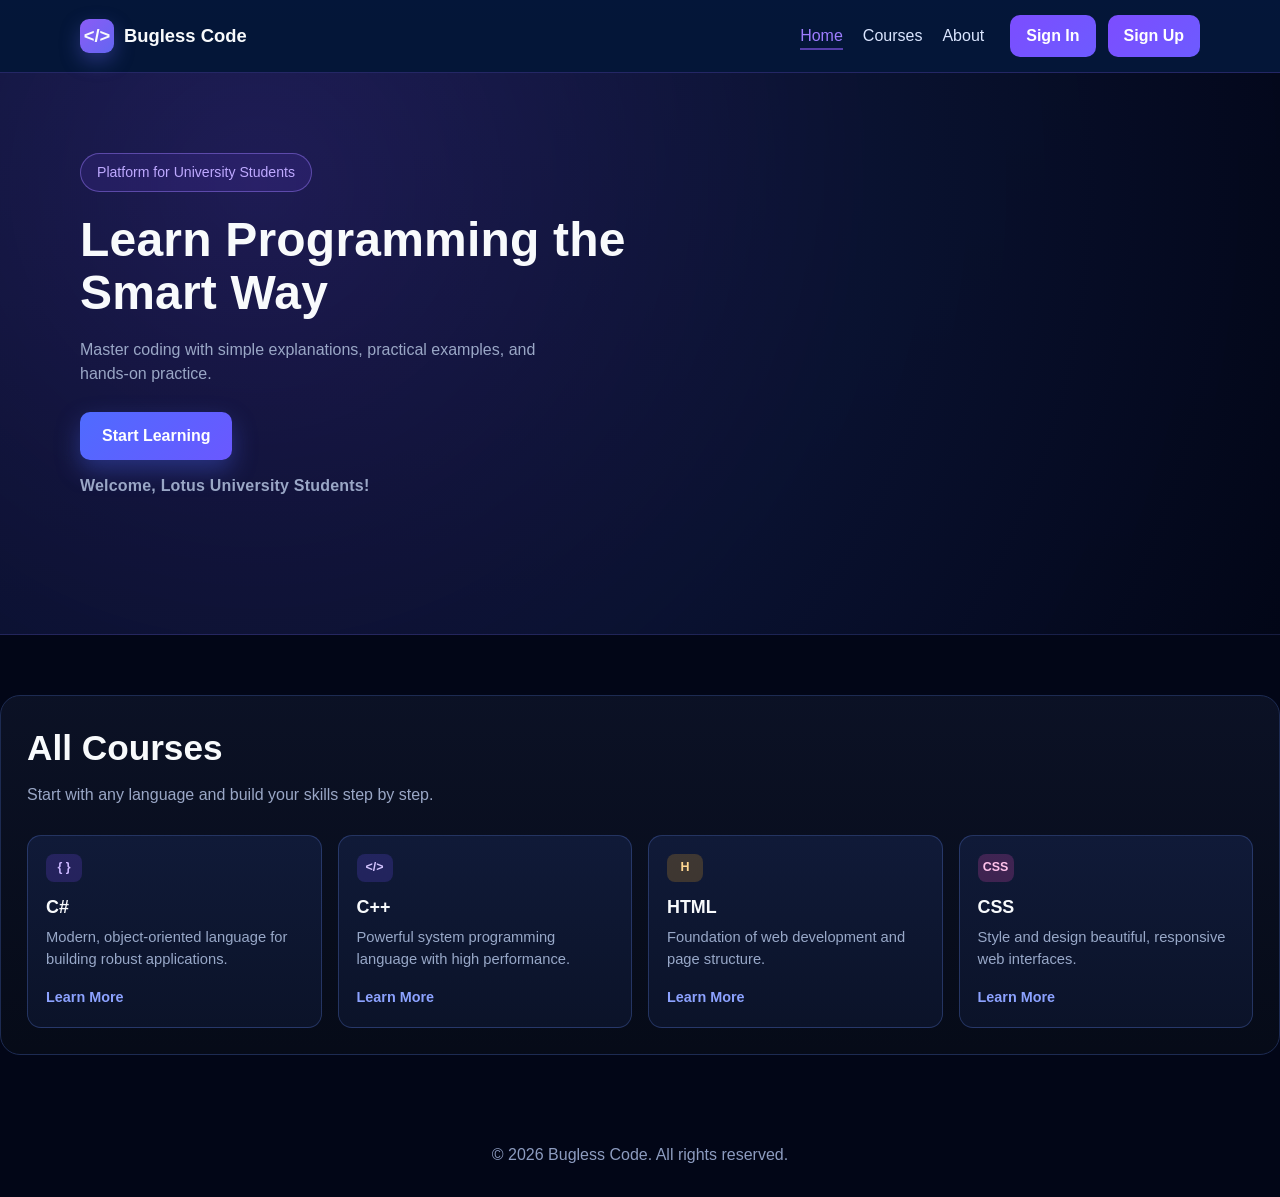
<file: index.html>
<!DOCTYPE html>
<html lang="en">
<head>
  <meta charset="UTF-8">
  <meta name="viewport" content="width=device-width, initial-scale=1.0">
  <title>Bugless Code</title>
  
  <link rel="stylesheet" href="home.css">
</head>
<body>
  <header class="navbar" id="home">
    <div class="container navbar-inner">
      <a class="logo-wrap" href="#home">
        <span class="logo-icon">&lt;/&gt;</span>
        <span>Bugless Code</span>
      </a>

      <nav class="nav-right">
        <ul class="main-links">
          <li><a href="index.html" class="active-link">Home</a></li>
          <li><a href="all_courses.html" >Courses</a></li>
          <li><a href="about.html">About</a></li>
        </ul>
        <div class="nav-auth">
          <a class="sign-in" href="#">Sign In</a>
          <a class="sign-up" href="#">Sign Up</a>
        </div>
      </nav>
    </div>
  </header>

  <section class="hero">
    <div class="container">
      <div class="hero-panel">
        <span class="badge">Platform for University Students</span>
        <h1>Learn Programming the Smart Way</h1>
        <p>Master coding with simple explanations, practical examples, and hands-on practice.</p>
        <a class="btn-primary" href="#courses">Start Learning </a>
        <p class="welcome-line">Welcome, Lotus University Students!</p>
      </div>
    </div>
  </section>

  <section class="courses-section" id="courses">
    <div class="courses-shell">
      <main class="dashboard">
        <h2>All Courses</h2>
        <p class="dashboard-note">Start with any language and build your skills step by step.</p>

        <div class="course-grid">
          <article class="course-card">
            <div class="course-tag tag-csharp">{ }</div>
            <h4>C#</h4>
            <p>Modern, object-oriented language for building robust applications.</p>
            <a class="learn-link" href="csharp.html">Learn More </a>
          </article>

          <article class="course-card">
            <div class="course-tag tag-cpp">&lt;/&gt;</div>
            <h4>C++</h4>
            <p>Powerful system programming language with high performance.</p>
            <a class="learn-link" href="cpp.html">Learn More </a>
          </article>

          <article class="course-card">
            <div class="course-tag tag-html">H</div>
            <h4>HTML</h4>
            <p>Foundation of web development and page structure.</p>
            <a class="learn-link" href="empty.html">Learn More</a>
          </article>

          <article class="course-card">
            <div class="course-tag tag-css">CSS</div>
            <h4>CSS</h4>
            <p>Style and design beautiful, responsive web interfaces.</p>
            <a class="learn-link" href="m.html">Learn More </a>
          </article>

        </div>
      </main>
    </div>
  </section>

  <footer id="about" class="container" style="padding: 8px 0 30px; color:#8d9cc0; text-align:center;">
    &copy; 2026 Bugless Code. All rights reserved.
  </footer>
</body>
</html>
</file>
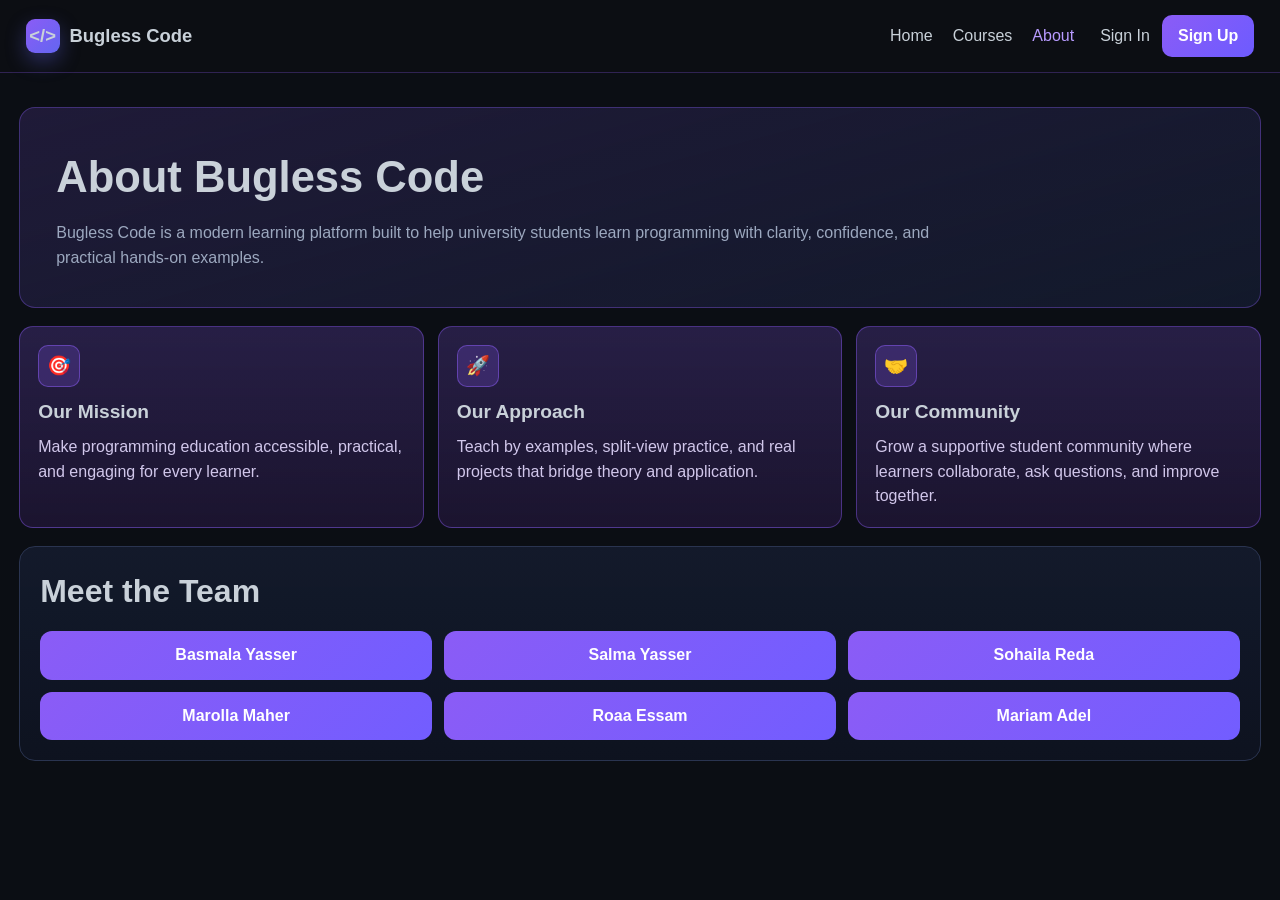
<file: about.html>
<!DOCTYPE html>
<html lang="en">
<head>
  <meta charset="UTF-8">
  <meta name="viewport" content="width=device-width, initial-scale=1.0">
  <title>Bugless Code | About</title>
  <link rel="stylesheet" href="about.css">
</head>
<body>
  <header class="navbar">
    <div class="container navbar-inner">
      <a class="logo-wrap" href="index.html">
        <span class="logo-icon">&lt;/&gt;</span>
        <span>Bugless Code</span>
      </a>
      <nav class="nav-right">
        <ul class="main-links">
          <li><a href="index.html">Home</a></li>
          <li><a href="all_courses.html">Courses</a></li>
          <li><a href="about.html" class="active-link">About</a></li>
        </ul>
        <div class="nav-auth">
          <a class="sign-in-link" href="#">Sign In</a>
          <a class="sign-up-btn" href="#">Sign Up</a>
        </div>
      </nav>
    </div>
  </header>

  <main class="about-main">
    <section class="hero-about">
      <h1>About Bugless Code</h1>
      <p>
        Bugless Code is a modern learning platform built to help university students learn programming with clarity,
        confidence, and practical hands-on examples.
      </p>
    </section>

    <section class="mission-grid">
      <article class="mission-card">
        <div class="mission-icon">🎯</div>
        <h2>Our Mission</h2>
        <p>Make programming education accessible, practical, and engaging for every learner.</p>
      </article>

      <article class="mission-card">
        <div class="mission-icon">🚀</div>
        <h2>Our Approach</h2>
        <p>Teach by examples, split-view practice, and real projects that bridge theory and application.</p>
      </article>

      <article class="mission-card">
        <div class="mission-icon">🤝</div>
        <h2>Our Community</h2>
        <p>Grow a supportive student community where learners collaborate, ask questions, and improve together.</p>
      </article>
    </section>

    <section class="team-section">
      <h2>Meet the Team</h2>
      <div class="team-grid">
        <div class="team-chip">Basmala Yasser</div>
        <div class="team-chip">Salma Yasser</div>
        <div class="team-chip">Sohaila Reda</div>
        <div class="team-chip">Marolla Maher</div>
        <div class="team-chip">Roaa Essam</div>
        <div class="team-chip">Mariam Adel</div>
      </div>
    </section>
  </main>
</body>
</html>
</file>
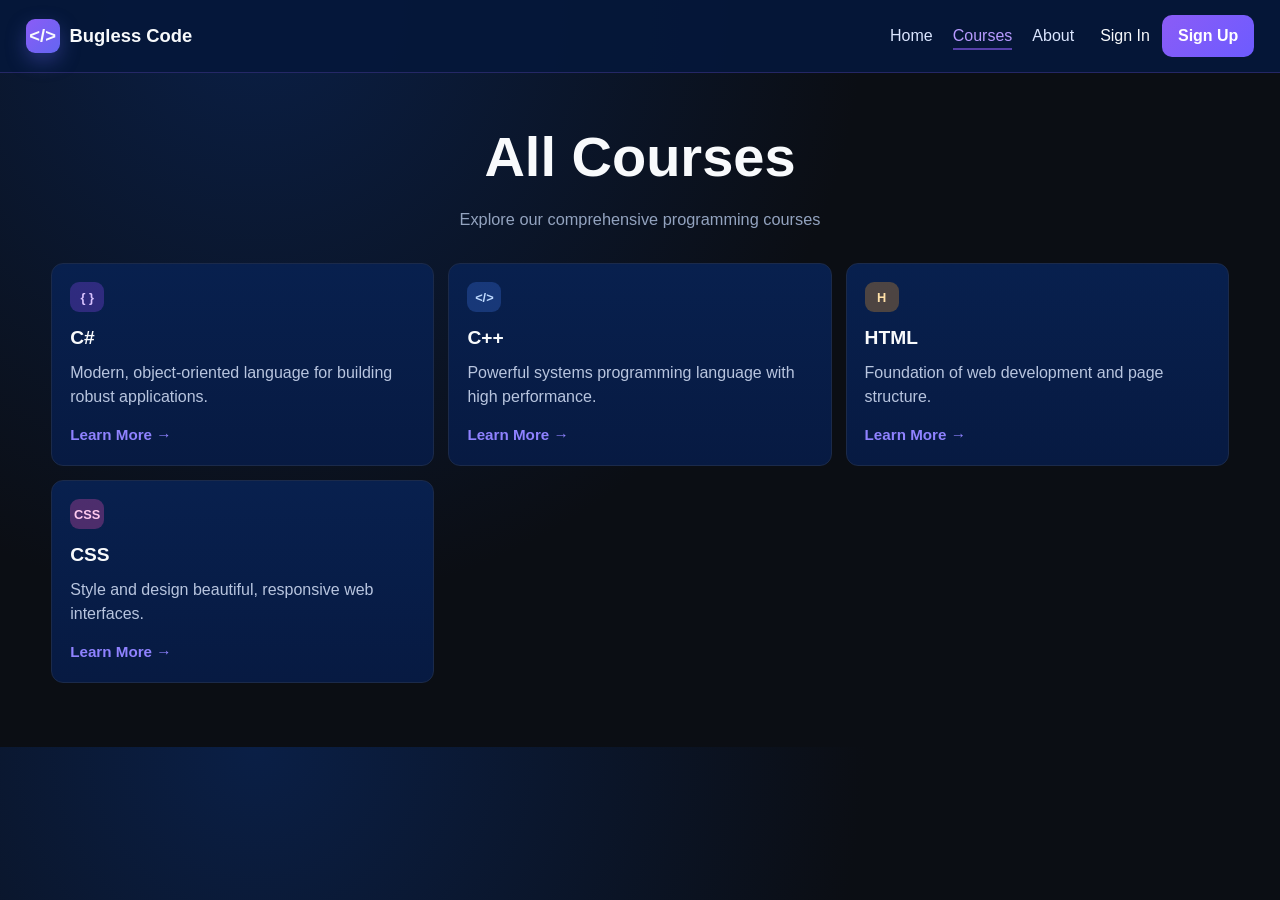
<file: all_courses.html>
<!DOCTYPE html>
<html lang="en">
<head>
  <meta charset="UTF-8">
  <meta name="viewport" content="width=device-width, initial-scale=1.0">
  <title>Bugless Code | All Courses</title>
  <link rel="stylesheet" href="all_courses.css">
</head>
<body>
  <header class="navbar">
    <div class="container navbar-inner">
      <a class="logo-wrap" href="index.html">
        <span class="logo-icon">&lt;/&gt;</span>
        <span>Bugless Code</span>
      </a>

      <nav class="nav-right">
        <ul class="main-links">
          <li><a href="index.html">Home</a></li>
          <li><a href="all_courses.html" class="active-link">Courses</a></li>
          <li><a href="about.html">About</a></li>
        </ul>
        <div class="nav-auth">
          <a class="sign-in-link" href="#">Sign In</a>
          <a class="sign-up-btn" href="#">Sign Up</a>
        </div>
      </nav>
    </div>
  </header>

  <main class="courses-main">
    <section class="heading-wrap">
      <h1>All Courses</h1>
      <p>Explore our comprehensive programming courses</p>
    </section>

    <section class="courses-grid">
      <article class="course-card">
        <div class="course-icon icon-csharp">{ }</div>
        <h2>C#</h2>
        <p>Modern, object-oriented language for building robust applications.</p>
        <a href="csharp.html" class="learn-link">Learn More &rarr;</a>
      </article>

      <article class="course-card">
        <div class="course-icon icon-cpp">&lt;/&gt;</div>
        <h2>C++</h2>
        <p>Powerful systems programming language with high performance.</p>
        <a href="cpp.html" class="learn-link">Learn More &rarr;</a>
      </article>

      <article class="course-card">
        <div class="course-icon icon-html">H</div>
        <h2>HTML</h2>
        <p>Foundation of web development and page structure.</p>
        <a href="empty.html" class="learn-link">Learn More &rarr;</a>
      </article>

      <article class="course-card">
        <div class="course-icon icon-css">CSS</div>
        <h2>CSS</h2>
        <p>Style and design beautiful, responsive web interfaces.</p>
        <a href="m.html" class="learn-link">Learn More &rarr;</a>
      </article>
    </section>
  </main>
</body>
</html>
</file>
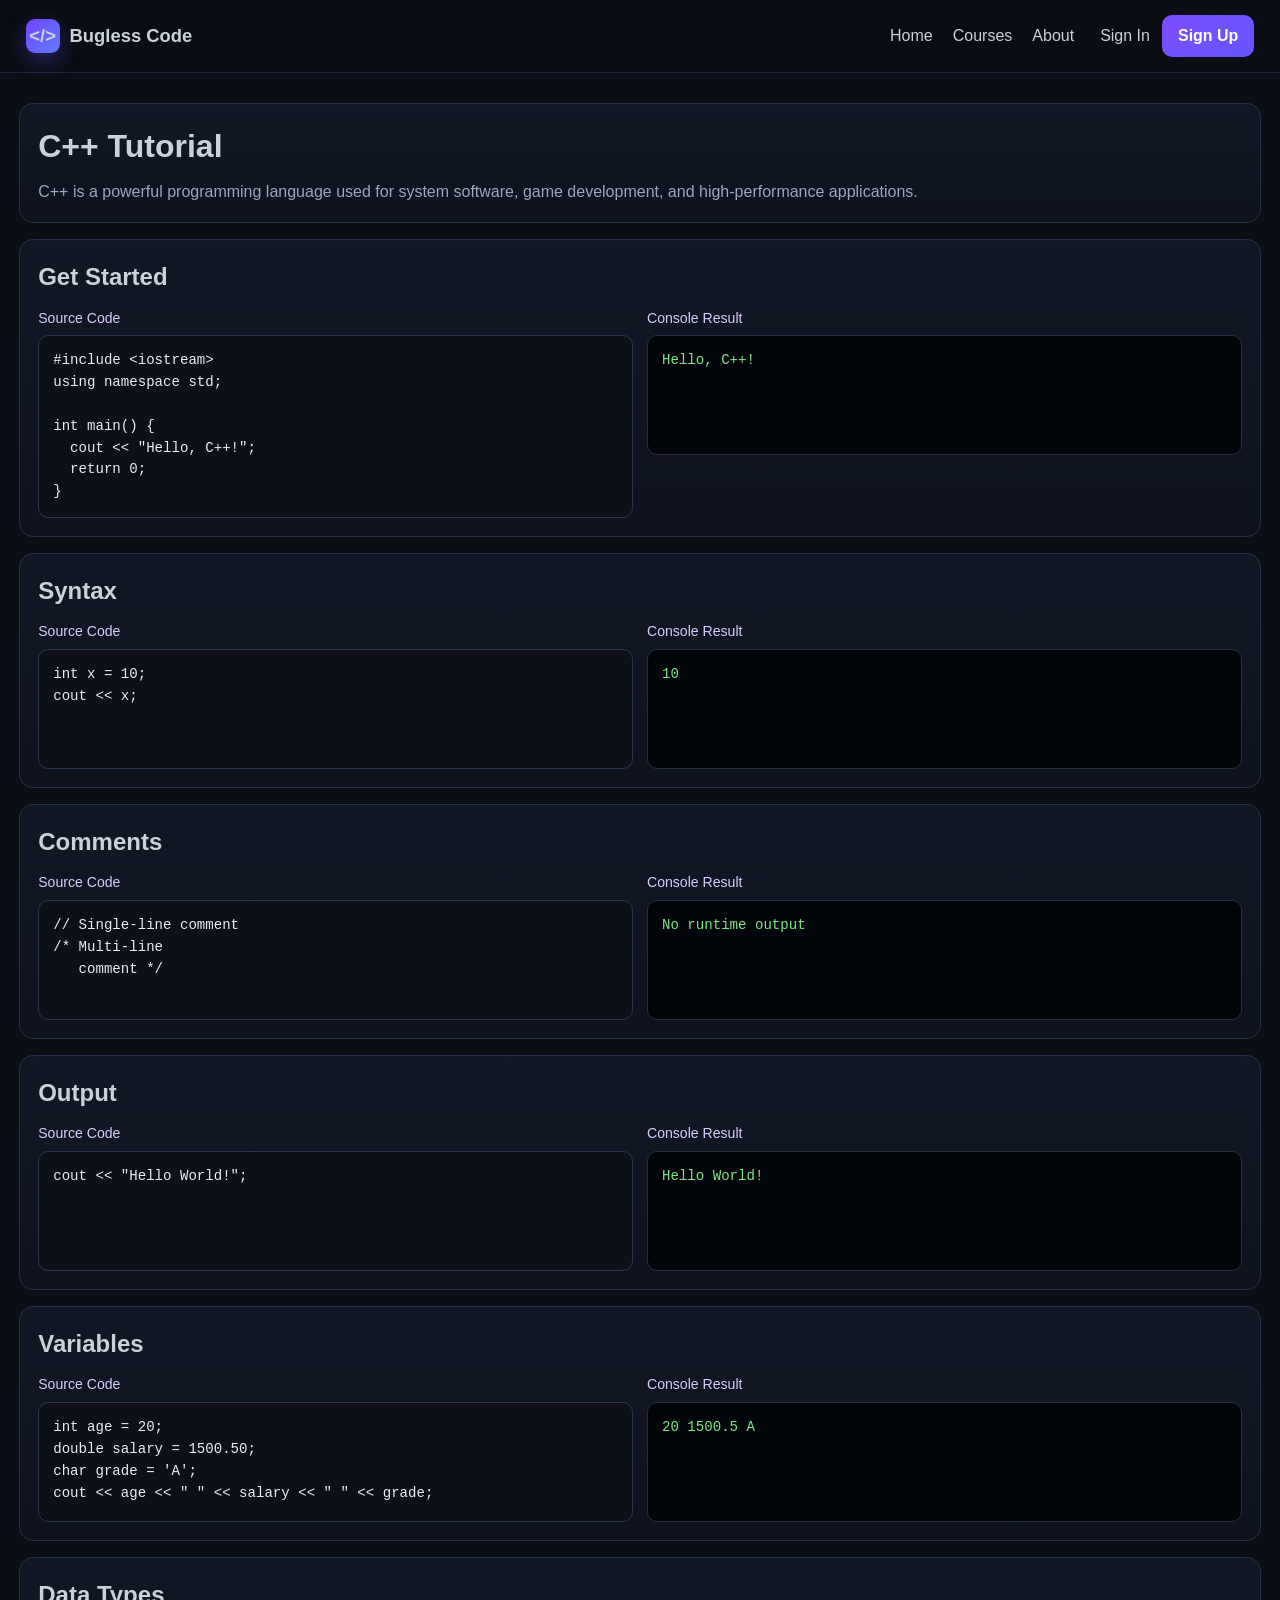
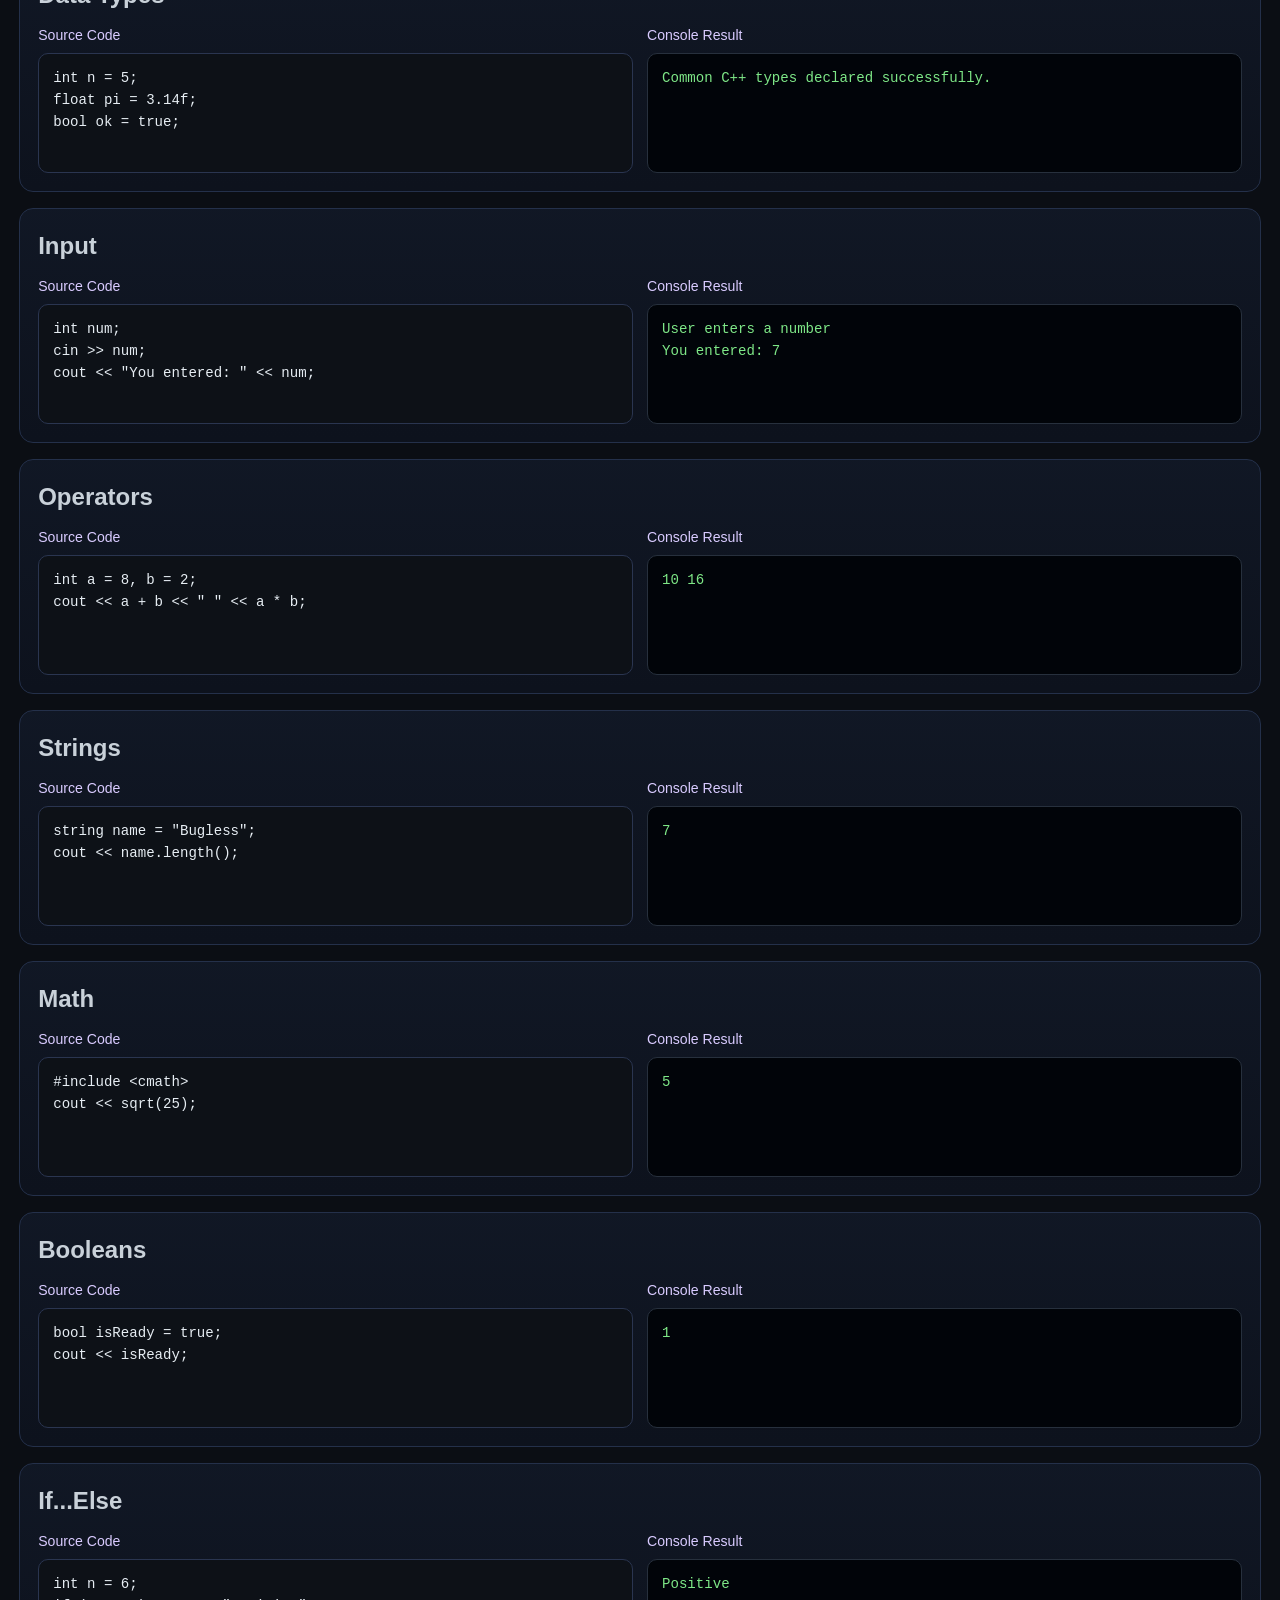
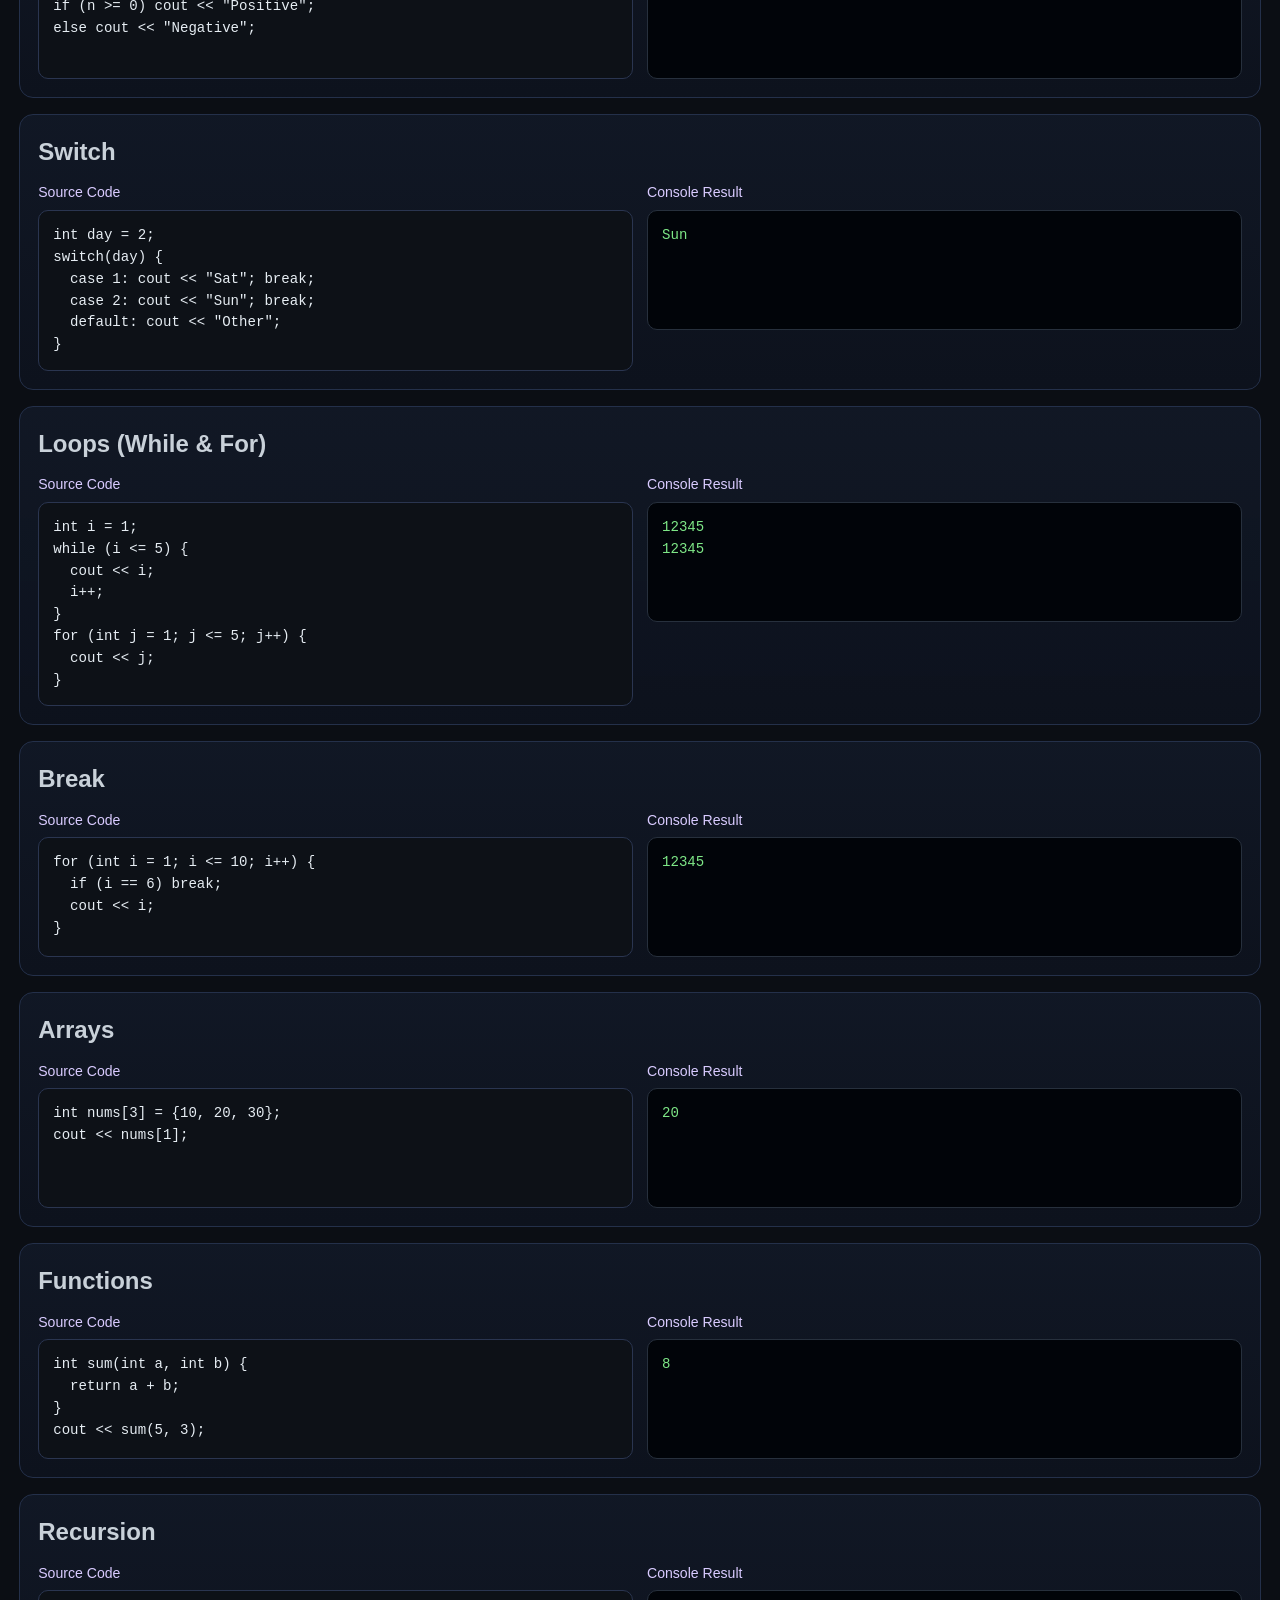
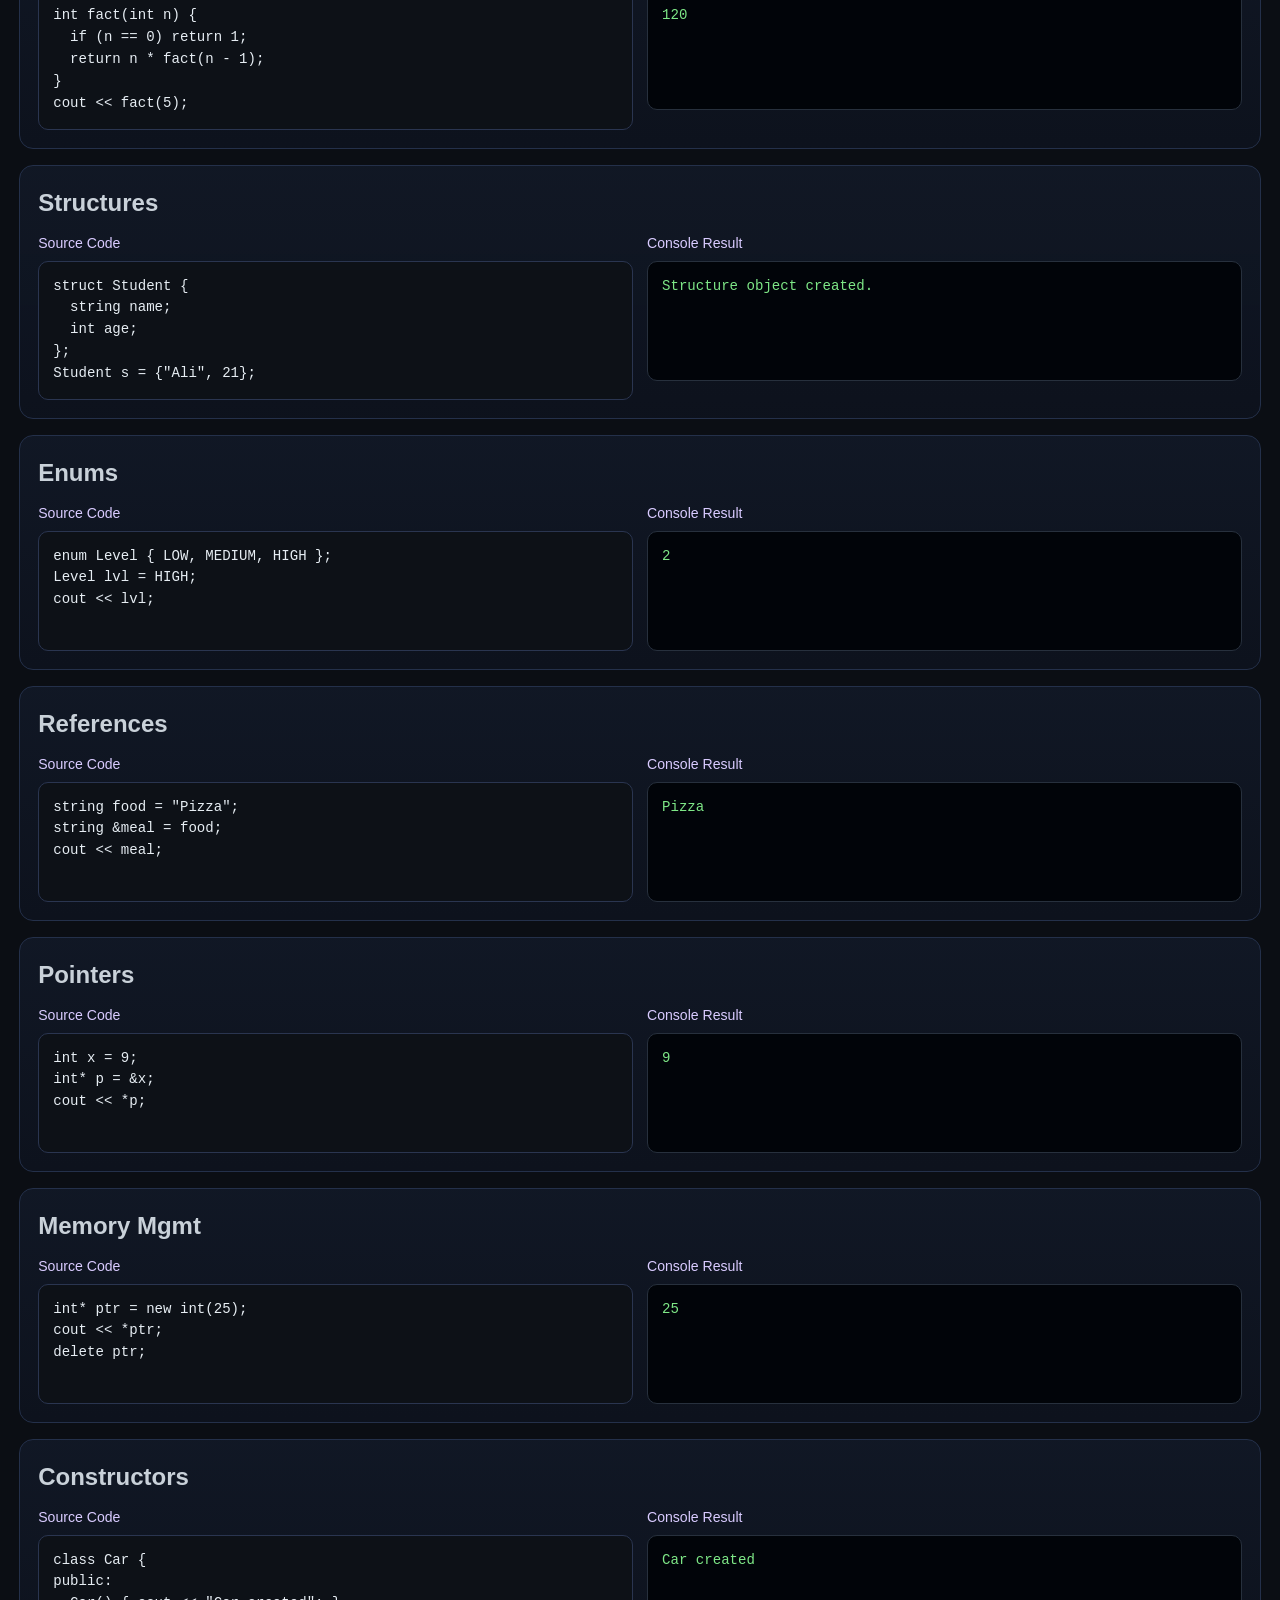
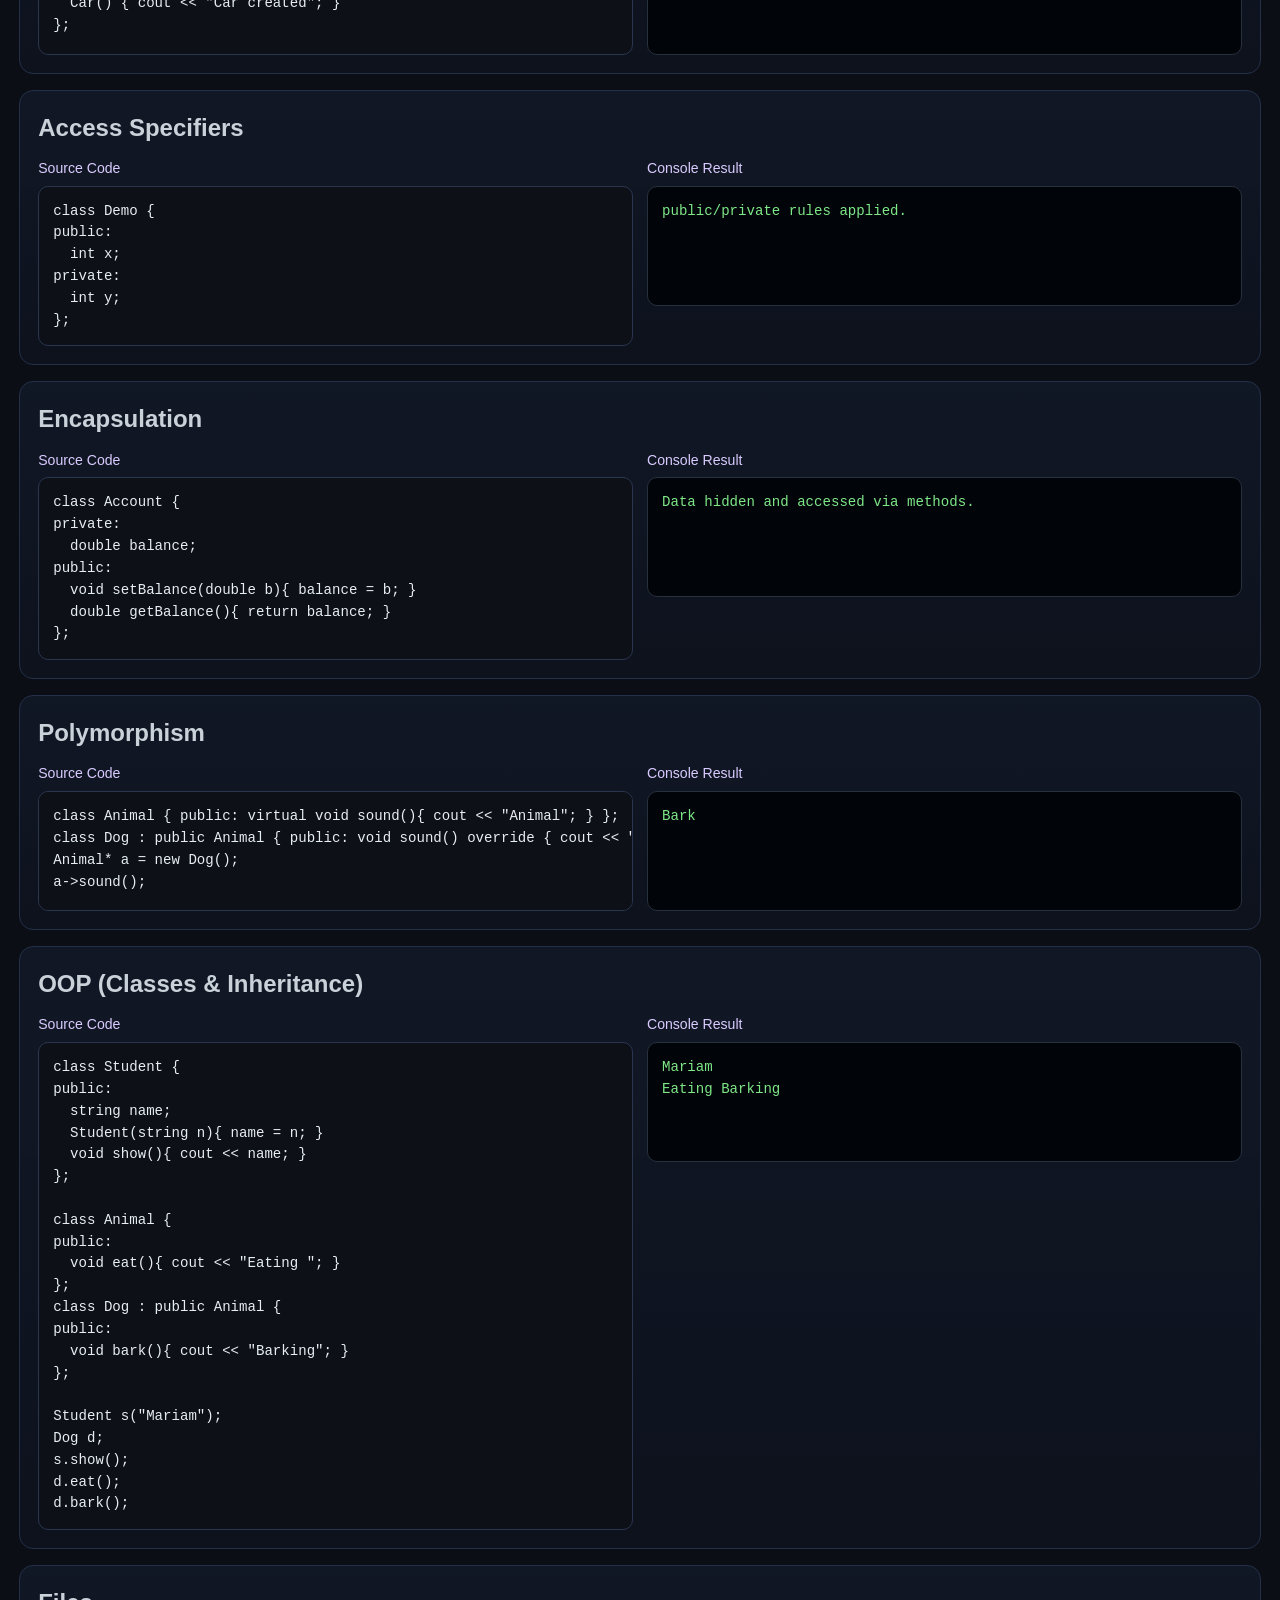
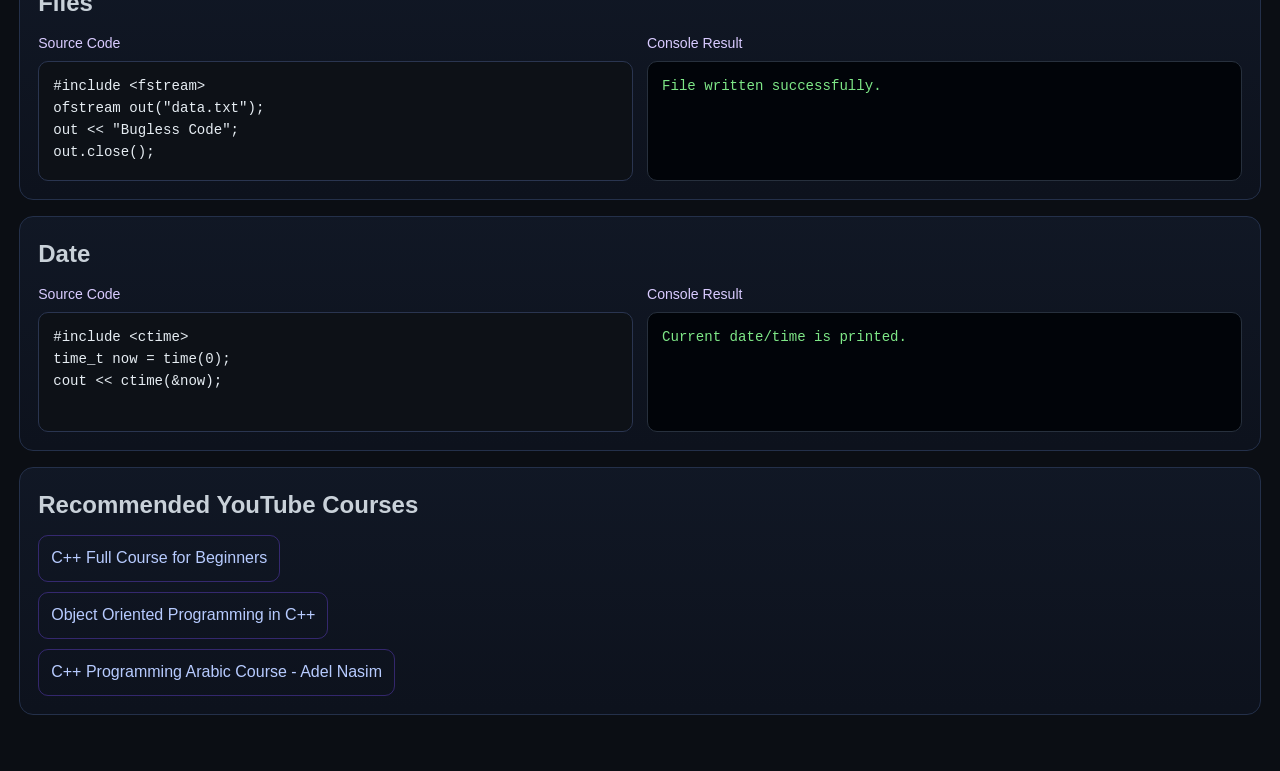
<file: cpp.html>
<!DOCTYPE html>
<html lang="en">
<head>
  <meta charset="UTF-8">
  <meta name="viewport" content="width=device-width, initial-scale=1.0">
  <title>Bugless Code | C++</title>
  <link rel="stylesheet" href="cpp.css">
</head>
<body>
  <header class="navbar">
    <div class="container navbar-inner">
      <a class="logo-wrap" href="index.html">
        <span class="logo-icon">&lt;/&gt;</span>
        <span>Bugless Code</span>
      </a>
      <nav class="nav-right">
        <ul class="main-links">
          <li><a href="index.html">Home</a></li>
          <li><a href="all_courses.html">Courses</a></li>
          <li><a href="about.html">About</a></li>
        </ul>
        <div class="nav-auth">
          <a class="sign-in-link" href="#">Sign In</a>
          <a class="sign-up-btn" href="#">Sign Up</a>
        </div>
      </nav>
    </div>
  </header>

  <main class="tutorial-main">
    <section class="intro-card">
      <h1>C++ Tutorial</h1>
      <p>C++ is a powerful programming language used for system software, game development, and high-performance applications.</p>
    </section>

    <section class="lesson-card">
      <h2>Get Started</h2>
      <div class="example-split">
        <div class="panel">
          <p class="panel-label">Source Code</p>
          <pre><code>#include &lt;iostream&gt;
using namespace std;

int main() {
  cout &lt;&lt; "Hello, C++!";
  return 0;
}</code></pre>
        </div>
        <div class="panel panel-output">
          <p class="panel-label">Console Result</p>
          <pre><code>Hello, C++!</code></pre>
        </div>
      </div>
    </section>

    <section class="lesson-card">
      <h2>Syntax</h2>
      <div class="example-split">
        <div class="panel"><p class="panel-label">Source Code</p><pre><code>int x = 10;
cout &lt;&lt; x;</code></pre></div>
        <div class="panel panel-output"><p class="panel-label">Console Result</p><pre><code>10</code></pre></div>
      </div>
    </section>

    <section class="lesson-card">
      <h2>Comments</h2>
      <div class="example-split">
        <div class="panel"><p class="panel-label">Source Code</p><pre><code>// Single-line comment
/* Multi-line
   comment */</code></pre></div>
        <div class="panel panel-output"><p class="panel-label">Console Result</p><pre><code>No runtime output</code></pre></div>
      </div>
    </section>

    <section class="lesson-card">
      <h2>Output</h2>
      <div class="example-split">
        <div class="panel"><p class="panel-label">Source Code</p><pre><code>cout &lt;&lt; "Hello World!";</code></pre></div>
        <div class="panel panel-output"><p class="panel-label">Console Result</p><pre><code>Hello World!</code></pre></div>
      </div>
    </section>

    <section class="lesson-card">
      <h2>Variables</h2>
      <div class="example-split">
        <div class="panel"><p class="panel-label">Source Code</p><pre><code>int age = 20;
double salary = 1500.50;
char grade = 'A';
cout &lt;&lt; age &lt;&lt; " " &lt;&lt; salary &lt;&lt; " " &lt;&lt; grade;</code></pre></div>
        <div class="panel panel-output"><p class="panel-label">Console Result</p><pre><code>20 1500.5 A</code></pre></div>
      </div>
    </section>

    <section class="lesson-card">
      <h2>Data Types</h2>
      <div class="example-split">
        <div class="panel"><p class="panel-label">Source Code</p><pre><code>int n = 5;
float pi = 3.14f;
bool ok = true;</code></pre></div>
        <div class="panel panel-output"><p class="panel-label">Console Result</p><pre><code>Common C++ types declared successfully.</code></pre></div>
      </div>
    </section>

    <section class="lesson-card">
      <h2>Input</h2>
      <div class="example-split">
        <div class="panel"><p class="panel-label">Source Code</p><pre><code>int num;
cin &gt;&gt; num;
cout &lt;&lt; "You entered: " &lt;&lt; num;</code></pre></div>
        <div class="panel panel-output"><p class="panel-label">Console Result</p><pre><code>User enters a number
You entered: 7</code></pre></div>
      </div>
    </section>

    <section class="lesson-card">
      <h2>Operators</h2>
      <div class="example-split">
        <div class="panel"><p class="panel-label">Source Code</p><pre><code>int a = 8, b = 2;
cout &lt;&lt; a + b &lt;&lt; " " &lt;&lt; a * b;</code></pre></div>
        <div class="panel panel-output"><p class="panel-label">Console Result</p><pre><code>10 16</code></pre></div>
      </div>
    </section>

    <section class="lesson-card">
      <h2>Strings</h2>
      <div class="example-split">
        <div class="panel"><p class="panel-label">Source Code</p><pre><code>string name = "Bugless";
cout &lt;&lt; name.length();</code></pre></div>
        <div class="panel panel-output"><p class="panel-label">Console Result</p><pre><code>7</code></pre></div>
      </div>
    </section>

    <section class="lesson-card">
      <h2>Math</h2>
      <div class="example-split">
        <div class="panel"><p class="panel-label">Source Code</p><pre><code>#include &lt;cmath&gt;
cout &lt;&lt; sqrt(25);</code></pre></div>
        <div class="panel panel-output"><p class="panel-label">Console Result</p><pre><code>5</code></pre></div>
      </div>
    </section>

    <section class="lesson-card">
      <h2>Booleans</h2>
      <div class="example-split">
        <div class="panel"><p class="panel-label">Source Code</p><pre><code>bool isReady = true;
cout &lt;&lt; isReady;</code></pre></div>
        <div class="panel panel-output"><p class="panel-label">Console Result</p><pre><code>1</code></pre></div>
      </div>
    </section>

    <section class="lesson-card">
      <h2>If...Else</h2>
      <div class="example-split">
        <div class="panel"><p class="panel-label">Source Code</p><pre><code>int n = 6;
if (n &gt;= 0) cout &lt;&lt; "Positive";
else cout &lt;&lt; "Negative";</code></pre></div>
        <div class="panel panel-output"><p class="panel-label">Console Result</p><pre><code>Positive</code></pre></div>
      </div>
    </section>

    <section class="lesson-card">
      <h2>Switch</h2>
      <div class="example-split">
        <div class="panel"><p class="panel-label">Source Code</p><pre><code>int day = 2;
switch(day) {
  case 1: cout &lt;&lt; "Sat"; break;
  case 2: cout &lt;&lt; "Sun"; break;
  default: cout &lt;&lt; "Other";
}</code></pre></div>
        <div class="panel panel-output"><p class="panel-label">Console Result</p><pre><code>Sun</code></pre></div>
      </div>
    </section>

    <section class="lesson-card">
      <h2>Loops (While &amp; For)</h2>
      <div class="example-split">
        <div class="panel"><p class="panel-label">Source Code</p><pre><code>int i = 1;
while (i &lt;= 5) {
  cout &lt;&lt; i;
  i++;
}
for (int j = 1; j &lt;= 5; j++) {
  cout &lt;&lt; j;
}</code></pre></div>
        <div class="panel panel-output"><p class="panel-label">Console Result</p><pre><code>12345
12345</code></pre></div>
      </div>
    </section>

    <section class="lesson-card">
      <h2>Break</h2>
      <div class="example-split">
        <div class="panel"><p class="panel-label">Source Code</p><pre><code>for (int i = 1; i &lt;= 10; i++) {
  if (i == 6) break;
  cout &lt;&lt; i;
}</code></pre></div>
        <div class="panel panel-output"><p class="panel-label">Console Result</p><pre><code>12345</code></pre></div>
      </div>
    </section>

    <section class="lesson-card">
      <h2>Arrays</h2>
      <div class="example-split">
        <div class="panel"><p class="panel-label">Source Code</p><pre><code>int nums[3] = {10, 20, 30};
cout &lt;&lt; nums[1];</code></pre></div>
        <div class="panel panel-output"><p class="panel-label">Console Result</p><pre><code>20</code></pre></div>
      </div>
    </section>

    <section class="lesson-card">
      <h2>Functions</h2>
      <div class="example-split">
        <div class="panel"><p class="panel-label">Source Code</p><pre><code>int sum(int a, int b) {
  return a + b;
}
cout &lt;&lt; sum(5, 3);</code></pre></div>
        <div class="panel panel-output"><p class="panel-label">Console Result</p><pre><code>8</code></pre></div>
      </div>
    </section>

    <section class="lesson-card">
      <h2>Recursion</h2>
      <div class="example-split">
        <div class="panel"><p class="panel-label">Source Code</p><pre><code>int fact(int n) {
  if (n == 0) return 1;
  return n * fact(n - 1);
}
cout &lt;&lt; fact(5);</code></pre></div>
        <div class="panel panel-output"><p class="panel-label">Console Result</p><pre><code>120</code></pre></div>
      </div>
    </section>

    <section class="lesson-card">
      <h2>Structures</h2>
      <div class="example-split">
        <div class="panel"><p class="panel-label">Source Code</p><pre><code>struct Student {
  string name;
  int age;
};
Student s = {"Ali", 21};</code></pre></div>
        <div class="panel panel-output"><p class="panel-label">Console Result</p><pre><code>Structure object created.</code></pre></div>
      </div>
    </section>

    <section class="lesson-card">
      <h2>Enums</h2>
      <div class="example-split">
        <div class="panel"><p class="panel-label">Source Code</p><pre><code>enum Level { LOW, MEDIUM, HIGH };
Level lvl = HIGH;
cout &lt;&lt; lvl;</code></pre></div>
        <div class="panel panel-output"><p class="panel-label">Console Result</p><pre><code>2</code></pre></div>
      </div>
    </section>

    <section class="lesson-card">
      <h2>References</h2>
      <div class="example-split">
        <div class="panel"><p class="panel-label">Source Code</p><pre><code>string food = "Pizza";
string &amp;meal = food;
cout &lt;&lt; meal;</code></pre></div>
        <div class="panel panel-output"><p class="panel-label">Console Result</p><pre><code>Pizza</code></pre></div>
      </div>
    </section>

    <section class="lesson-card">
      <h2>Pointers</h2>
      <div class="example-split">
        <div class="panel"><p class="panel-label">Source Code</p><pre><code>int x = 9;
int* p = &amp;x;
cout &lt;&lt; *p;</code></pre></div>
        <div class="panel panel-output"><p class="panel-label">Console Result</p><pre><code>9</code></pre></div>
      </div>
    </section>

    <section class="lesson-card">
      <h2>Memory Mgmt</h2>
      <div class="example-split">
        <div class="panel"><p class="panel-label">Source Code</p><pre><code>int* ptr = new int(25);
cout &lt;&lt; *ptr;
delete ptr;</code></pre></div>
        <div class="panel panel-output"><p class="panel-label">Console Result</p><pre><code>25</code></pre></div>
      </div>
    </section>

    <section class="lesson-card">
      <h2>Constructors</h2>
      <div class="example-split">
        <div class="panel"><p class="panel-label">Source Code</p><pre><code>class Car {
public:
  Car() { cout &lt;&lt; "Car created"; }
};</code></pre></div>
        <div class="panel panel-output"><p class="panel-label">Console Result</p><pre><code>Car created</code></pre></div>
      </div>
    </section>

    <section class="lesson-card">
      <h2>Access Specifiers</h2>
      <div class="example-split">
        <div class="panel"><p class="panel-label">Source Code</p><pre><code>class Demo {
public:
  int x;
private:
  int y;
};</code></pre></div>
        <div class="panel panel-output"><p class="panel-label">Console Result</p><pre><code>public/private rules applied.</code></pre></div>
      </div>
    </section>

    <section class="lesson-card">
      <h2>Encapsulation</h2>
      <div class="example-split">
        <div class="panel"><p class="panel-label">Source Code</p><pre><code>class Account {
private:
  double balance;
public:
  void setBalance(double b){ balance = b; }
  double getBalance(){ return balance; }
};</code></pre></div>
        <div class="panel panel-output"><p class="panel-label">Console Result</p><pre><code>Data hidden and accessed via methods.</code></pre></div>
      </div>
    </section>

    <section class="lesson-card">
      <h2>Polymorphism</h2>
      <div class="example-split">
        <div class="panel"><p class="panel-label">Source Code</p><pre><code>class Animal { public: virtual void sound(){ cout &lt;&lt; "Animal"; } };
class Dog : public Animal { public: void sound() override { cout &lt;&lt; "Bark"; } };
Animal* a = new Dog();
a-&gt;sound();</code></pre></div>
        <div class="panel panel-output"><p class="panel-label">Console Result</p><pre><code>Bark</code></pre></div>
      </div>
    </section>

    <section class="lesson-card">
      <h2>OOP (Classes &amp; Inheritance)</h2>
      <div class="example-split">
        <div class="panel">
          <p class="panel-label">Source Code</p>
          <pre><code>class Student {
public:
  string name;
  Student(string n){ name = n; }
  void show(){ cout &lt;&lt; name; }
};

class Animal {
public:
  void eat(){ cout &lt;&lt; "Eating "; }
};
class Dog : public Animal {
public:
  void bark(){ cout &lt;&lt; "Barking"; }
};

Student s("Mariam");
Dog d;
s.show();
d.eat();
d.bark();</code></pre>
        </div>
        <div class="panel panel-output">
          <p class="panel-label">Console Result</p>
          <pre><code>Mariam
Eating Barking</code></pre>
        </div>
      </div>
    </section>
    <section class="lesson-card">
      <h2>Files</h2>
      <div class="example-split">
        <div class="panel"><p class="panel-label">Source Code</p><pre><code>#include &lt;fstream&gt;
ofstream out("data.txt");
out &lt;&lt; "Bugless Code";
out.close();</code></pre></div>
        <div class="panel panel-output"><p class="panel-label">Console Result</p><pre><code>File written successfully.</code></pre></div>
      </div>
    </section>

    <section class="lesson-card">
      <h2>Date</h2>
      <div class="example-split">
        <div class="panel"><p class="panel-label">Source Code</p><pre><code>#include &lt;ctime&gt;
time_t now = time(0);
cout &lt;&lt; ctime(&amp;now);</code></pre></div>
        <div class="panel panel-output"><p class="panel-label">Console Result</p><pre><code>Current date/time is printed.</code></pre></div>
      </div>
    </section>

    <section class="lesson-card resources">
      <h2>Recommended YouTube Courses</h2>
      <ul class="resource-list">
        <li><a href="https://youtu.be/vLnPwxZdW4Y" target="_blank" rel="noopener noreferrer">C++ Full Course for Beginners</a></li>
        <li><a href="https://youtu.be/VpXhS4_S_Hk" target="_blank" rel="noopener noreferrer">Object Oriented Programming in C++</a></li>
        <li><a href="https://www.youtube.com/playlist?list=PL43pGnjiVwgSsc_N3lGf08h2SjO7_3_jJ" target="_blank" rel="noopener noreferrer">C++ Programming Arabic Course - Adel Nasim</a></li>
      </ul>
    </section>
  </main>
</body>
</html>
</file>
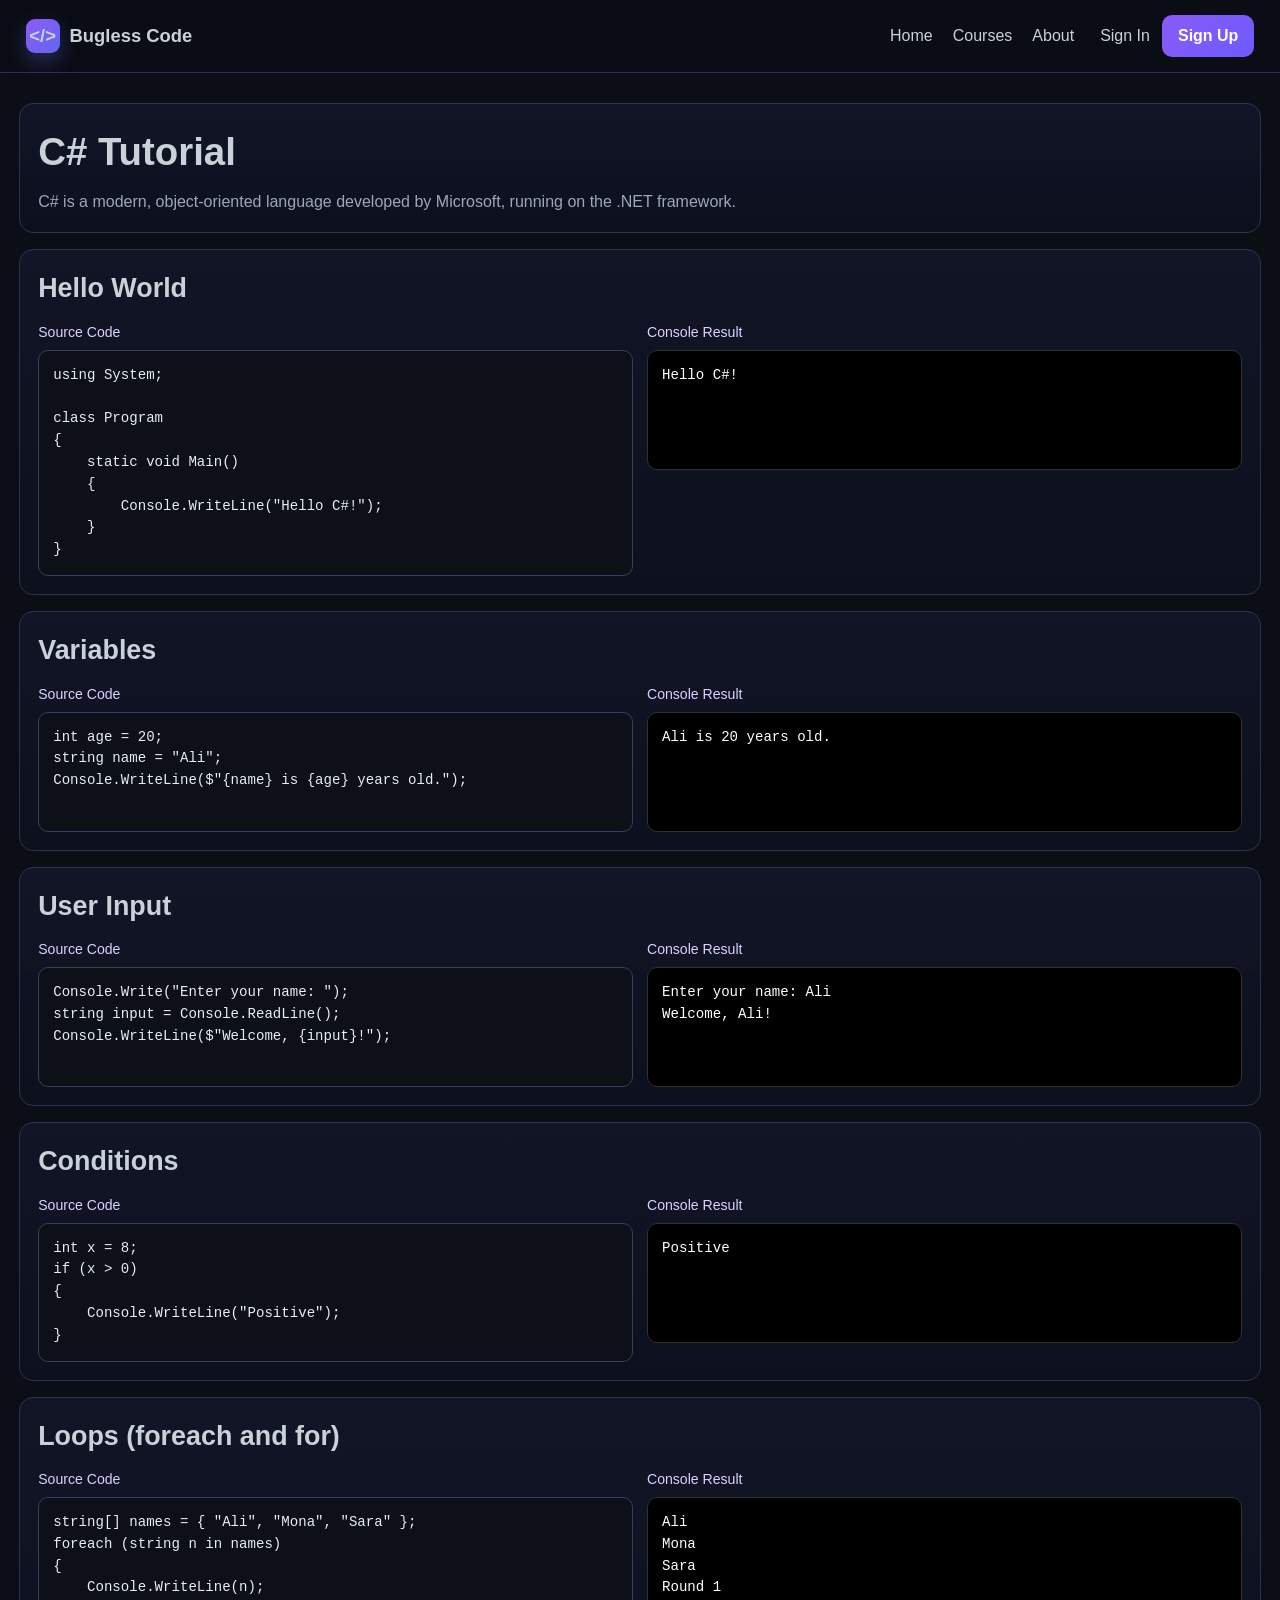
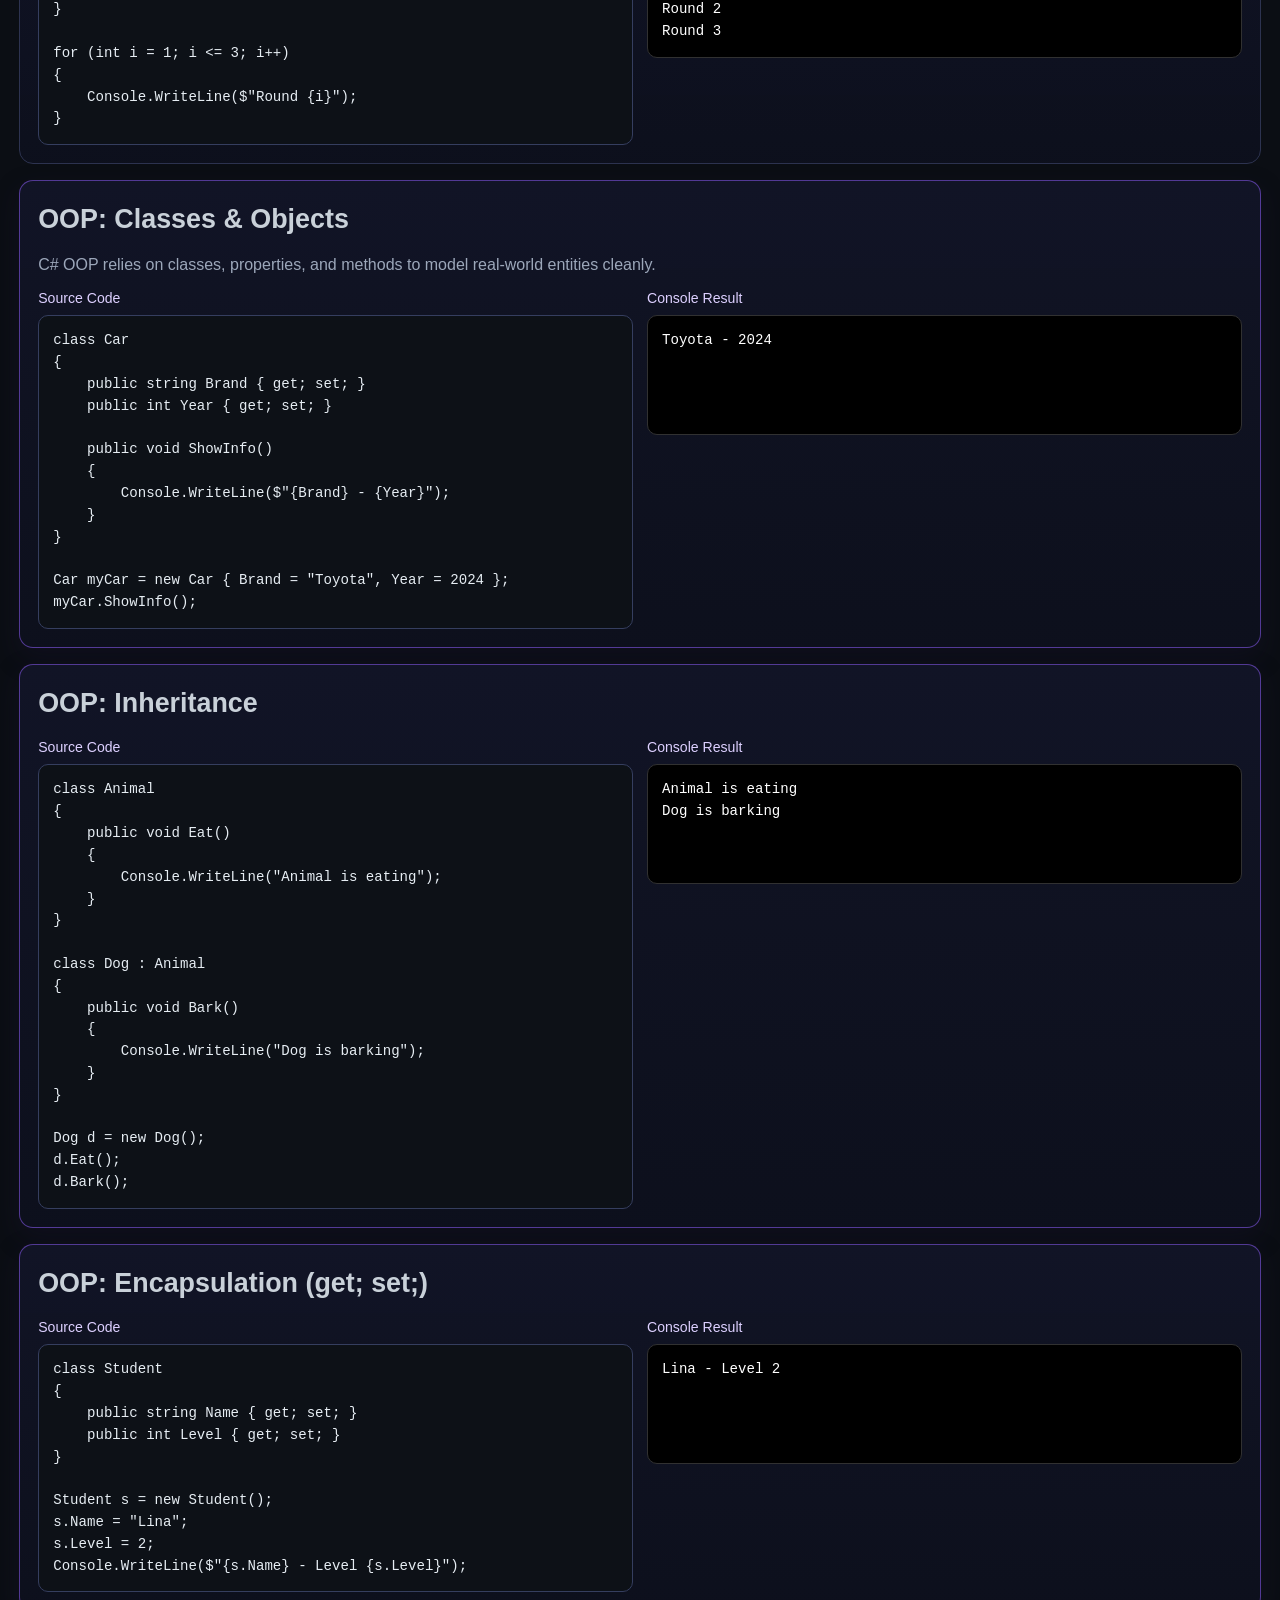
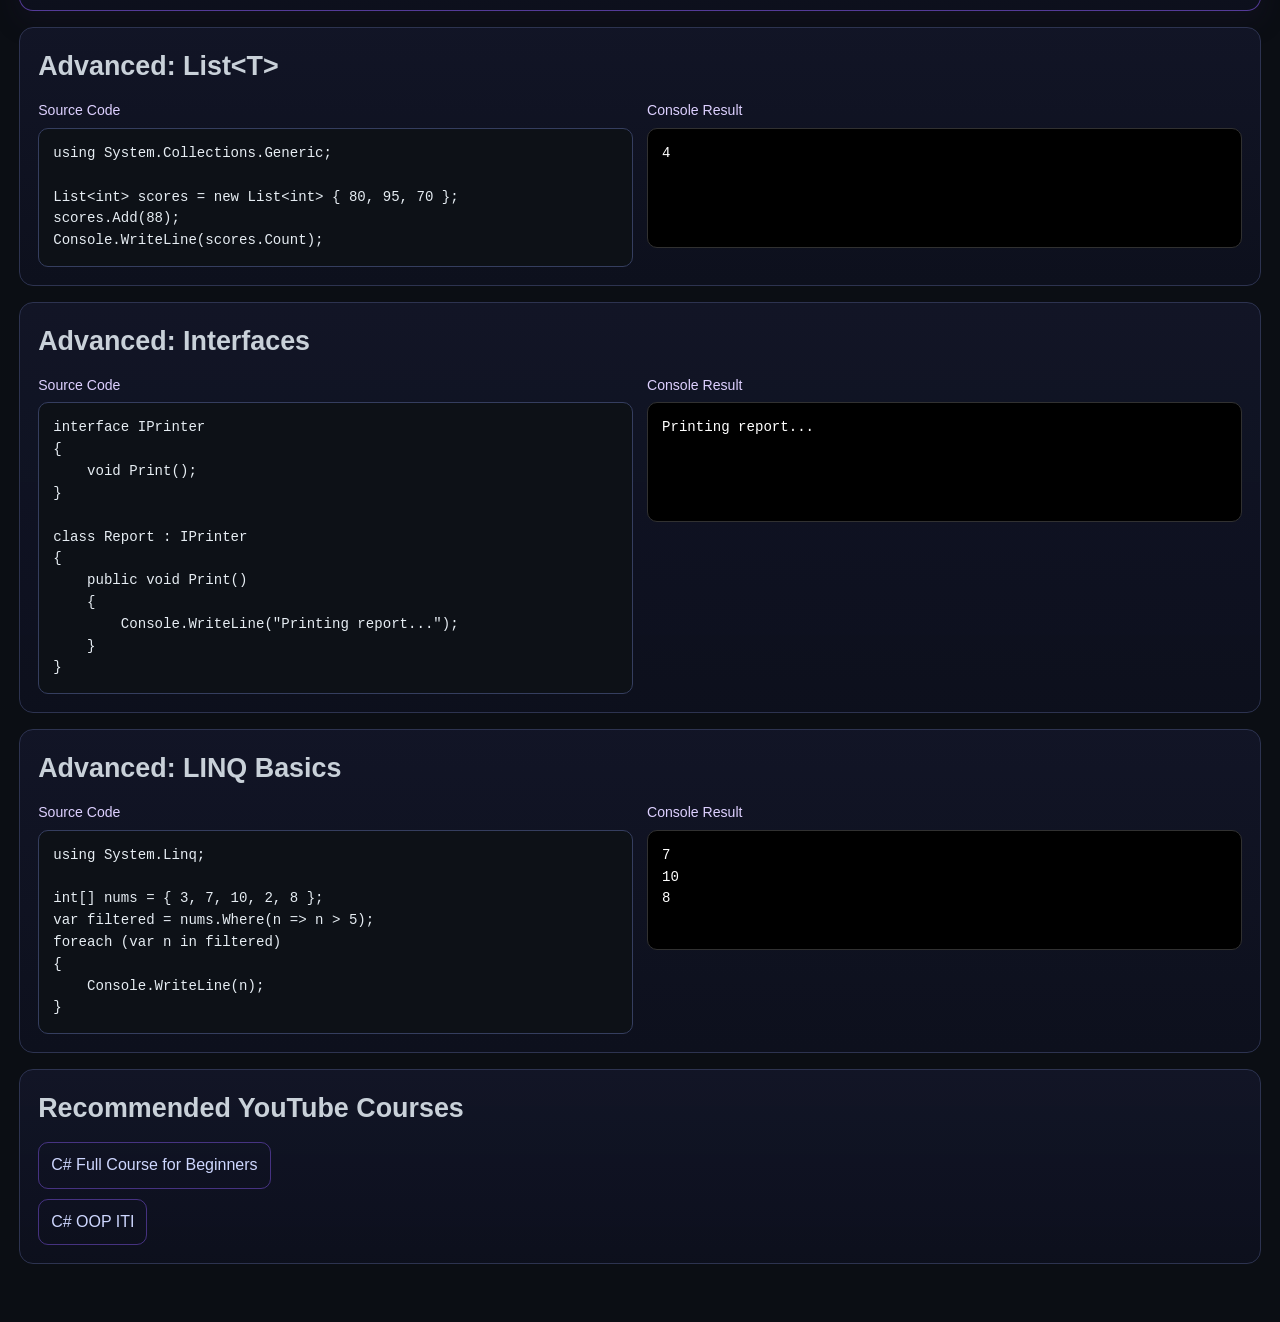
<file: csharp.html>
<!DOCTYPE html>
<html lang="en">
<head>
  <meta charset="UTF-8">
  <meta name="viewport" content="width=device-width, initial-scale=1.0">
  <title>Bugless Code | C# Tutorial</title>
  <link rel="stylesheet" href="csharp.css">
</head>
<body>
  <header class="navbar">
    <div class="container navbar-inner">
      <a class="logo-wrap" href="index.html">
        <span class="logo-icon">&lt;/&gt;</span>
        <span>Bugless Code</span>
      </a>
      <nav class="nav-right">
        <ul class="main-links">
          <li><a href="index.html">Home</a></li>
          <li><a href="all_courses.html">Courses</a></li>
          <li><a href="about.html">About</a></li>
        </ul>
        <div class="nav-auth">
          <a class="sign-in-link" href="#">Sign In</a>
          <a class="sign-up-btn" href="#">Sign Up</a>
        </div>
      </nav>
    </div>
  </header>

  <main class="tutorial-main">
    <section class="intro-card">
      <h1>C# Tutorial</h1>
      <p>C# is a modern, object-oriented language developed by Microsoft, running on the .NET framework.</p>
    </section>

    <section class="lesson-card">
      <h2>Hello World</h2>
      <div class="example-split">
        <div class="panel">
          <p class="panel-label">Source Code</p>
          <pre><code>using System;

class Program
{
    static void Main()
    {
        Console.WriteLine("Hello C#!");
    }
}</code></pre>
        </div>
        <div class="panel panel-output">
          <p class="panel-label">Console Result</p>
          <pre><code>Hello C#!</code></pre>
        </div>
      </div>
    </section>

    <section class="lesson-card">
      <h2>Variables</h2>
      <div class="example-split">
        <div class="panel">
          <p class="panel-label">Source Code</p>
          <pre><code>int age = 20;
string name = "Ali";
Console.WriteLine($"{name} is {age} years old.");</code></pre>
        </div>
        <div class="panel panel-output">
          <p class="panel-label">Console Result</p>
          <pre><code>Ali is 20 years old.</code></pre>
        </div>
      </div>
    </section>

    <section class="lesson-card">
      <h2>User Input</h2>
      <div class="example-split">
        <div class="panel">
          <p class="panel-label">Source Code</p>
          <pre><code>Console.Write("Enter your name: ");
string input = Console.ReadLine();
Console.WriteLine($"Welcome, {input}!");</code></pre>
        </div>
        <div class="panel panel-output">
          <p class="panel-label">Console Result</p>
          <pre><code>Enter your name: Ali
Welcome, Ali!</code></pre>
        </div>
      </div>
    </section>

    <section class="lesson-card">
      <h2>Conditions</h2>
      <div class="example-split">
        <div class="panel">
          <p class="panel-label">Source Code</p>
          <pre><code>int x = 8;
if (x &gt; 0)
{
    Console.WriteLine("Positive");
}</code></pre>
        </div>
        <div class="panel panel-output">
          <p class="panel-label">Console Result</p>
          <pre><code>Positive</code></pre>
        </div>
      </div>
    </section>

    <section class="lesson-card">
      <h2>Loops (foreach and for)</h2>
      <div class="example-split">
        <div class="panel">
          <p class="panel-label">Source Code</p>
          <pre><code>string[] names = { "Ali", "Mona", "Sara" };
foreach (string n in names)
{
    Console.WriteLine(n);
}

for (int i = 1; i &lt;= 3; i++)
{
    Console.WriteLine($"Round {i}");
}</code></pre>
        </div>
        <div class="panel panel-output">
          <p class="panel-label">Console Result</p>
          <pre><code>Ali
Mona
Sara
Round 1
Round 2
Round 3</code></pre>
        </div>
      </div>
    </section>

    <section class="lesson-card oop-focus">
      <h2>OOP: Classes &amp; Objects</h2>
      <p class="note">C# OOP relies on classes, properties, and methods to model real-world entities cleanly.</p>
      <div class="example-split">
        <div class="panel">
          <p class="panel-label">Source Code</p>
          <pre><code>class Car
{
    public string Brand { get; set; }
    public int Year { get; set; }

    public void ShowInfo()
    {
        Console.WriteLine($"{Brand} - {Year}");
    }
}

Car myCar = new Car { Brand = "Toyota", Year = 2024 };
myCar.ShowInfo();</code></pre>
        </div>
        <div class="panel panel-output">
          <p class="panel-label">Console Result</p>
          <pre><code>Toyota - 2024</code></pre>
        </div>
      </div>
    </section>

    <section class="lesson-card oop-focus">
      <h2>OOP: Inheritance</h2>
      <div class="example-split">
        <div class="panel">
          <p class="panel-label">Source Code</p>
          <pre><code>class Animal
{
    public void Eat()
    {
        Console.WriteLine("Animal is eating");
    }
}

class Dog : Animal
{
    public void Bark()
    {
        Console.WriteLine("Dog is barking");
    }
}

Dog d = new Dog();
d.Eat();
d.Bark();</code></pre>
        </div>
        <div class="panel panel-output">
          <p class="panel-label">Console Result</p>
          <pre><code>Animal is eating
Dog is barking</code></pre>
        </div>
      </div>
    </section>

    <section class="lesson-card oop-focus">
      <h2>OOP: Encapsulation (get; set;)</h2>
      <div class="example-split">
        <div class="panel">
          <p class="panel-label">Source Code</p>
          <pre><code>class Student
{
    public string Name { get; set; }
    public int Level { get; set; }
}

Student s = new Student();
s.Name = "Lina";
s.Level = 2;
Console.WriteLine($"{s.Name} - Level {s.Level}");</code></pre>
        </div>
        <div class="panel panel-output">
          <p class="panel-label">Console Result</p>
          <pre><code>Lina - Level 2</code></pre>
        </div>
      </div>
    </section>

    <section class="lesson-card">
      <h2>Advanced: List&lt;T&gt;</h2>
      <div class="example-split">
        <div class="panel">
          <p class="panel-label">Source Code</p>
          <pre><code>using System.Collections.Generic;

List&lt;int&gt; scores = new List&lt;int&gt; { 80, 95, 70 };
scores.Add(88);
Console.WriteLine(scores.Count);</code></pre>
        </div>
        <div class="panel panel-output">
          <p class="panel-label">Console Result</p>
          <pre><code>4</code></pre>
        </div>
      </div>
    </section>

    <section class="lesson-card">
      <h2>Advanced: Interfaces</h2>
      <div class="example-split">
        <div class="panel">
          <p class="panel-label">Source Code</p>
          <pre><code>interface IPrinter
{
    void Print();
}

class Report : IPrinter
{
    public void Print()
    {
        Console.WriteLine("Printing report...");
    }
}</code></pre>
        </div>
        <div class="panel panel-output">
          <p class="panel-label">Console Result</p>
          <pre><code>Printing report...</code></pre>
        </div>
      </div>
    </section>

    <section class="lesson-card">
      <h2>Advanced: LINQ Basics</h2>
      <div class="example-split">
        <div class="panel">
          <p class="panel-label">Source Code</p>
          <pre><code>using System.Linq;

int[] nums = { 3, 7, 10, 2, 8 };
var filtered = nums.Where(n =&gt; n &gt; 5);
foreach (var n in filtered)
{
    Console.WriteLine(n);
}</code></pre>
        </div>
        <div class="panel panel-output">
          <p class="panel-label">Console Result</p>
          <pre><code>7
10
8</code></pre>
        </div>
      </div>
    </section>

    <section class="lesson-card resources">
      <h2>Recommended YouTube Courses</h2>
      <ul class="resource-list">
        <li><a href="https://youtu.be/GhQdlIFylQ8" target="_blank" rel="noopener noreferrer">C# Full Course for Beginners</a></li>
        <li><a href="https://youtu.be/jZF0x_xer8M?si=iaJepryhKFlglRJ7" target="_blank" rel="noopener noreferrer">C# OOP ITI</a></li>
        
      </ul>
    </section>
  </main>
</body>
</html>
</file>
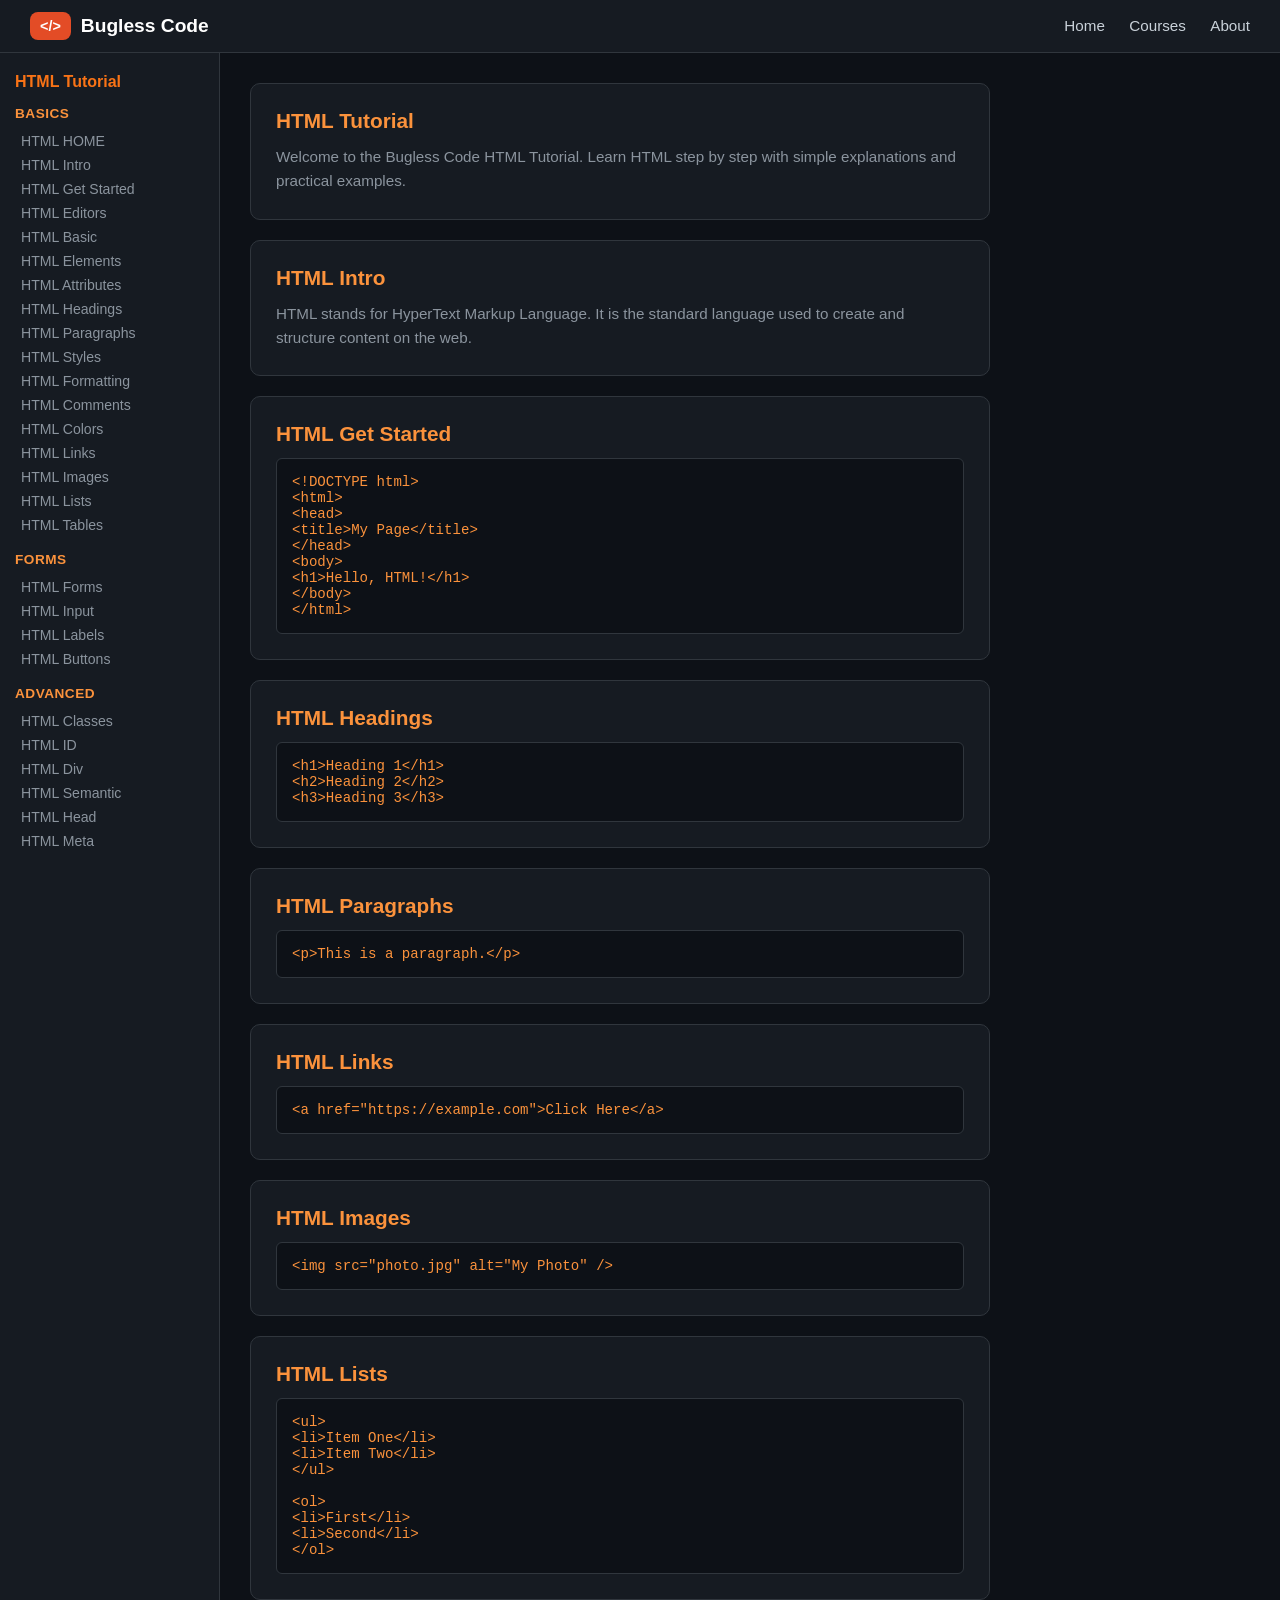
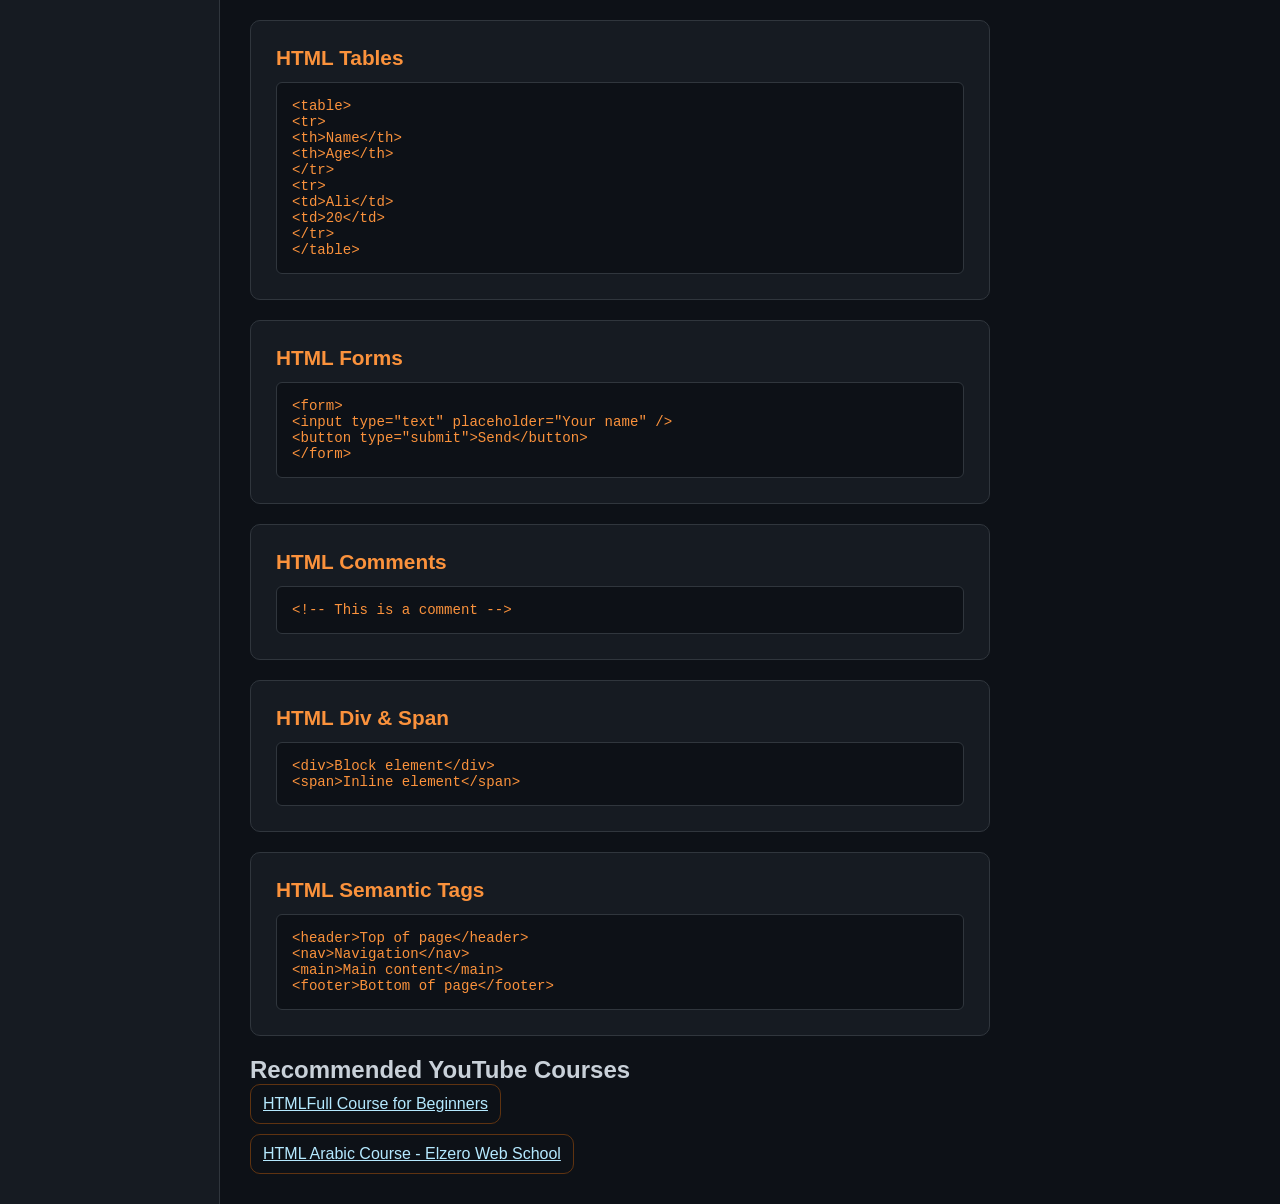
<file: empty.html>
<html lang="en">
<head>
  <meta charset="UTF-8" />
  <meta name="viewport" content="width=device-width, initial-scale=1.0"/>
  <title>HTML Tutorial - CodeLearn</title>
  <style>
    * { margin: 0; padding: 0; box-sizing: border-box; }

    body {
      background-color: #0d1117;
      color: #c9d1d9;
      font-family: 'Segoe UI', sans-serif;
      display: flex;
      flex-direction: column;
      min-height: 100vh;
    }

    nav {
      background-color: #161b22;
      padding: 12px 30px;
      display: flex;
      align-items: center;
      justify-content: space-between;
      border-bottom: 1px solid #30363d;
    }

    .logo {
      display: flex;
      align-items: center;
      gap: 10px;
      font-size: 1.2rem;
      font-weight: bold;
      color: white;
    }

    .logo-icon {
      background-color: #e34c26;
      color: white;
      padding: 6px 10px;
      border-radius: 8px;
      font-size: 0.9rem;
    }

    .nav-links a {
      color: #c9d1d9;
      text-decoration: none;
      margin-left: 20px;
      font-size: 0.95rem;
    }

    .nav-links a:hover { color: white; }

    .container {
      display: flex;
      flex: 1;
    }

    aside {
      width: 220px;
      min-width: 220px;
      background-color: #161b22;
      padding: 20px 15px;
      border-right: 1px solid #30363d;
    }

    aside h2 {
      color: #f97316;
      font-size: 1rem;
      margin-bottom: 15px;
    }

    aside h3 {
      color: #fb923c;
      font-size: 0.85rem;
      margin: 15px 0 8px;
      text-transform: uppercase;
      letter-spacing: 0.5px;
    }

    aside a {
      display: block;
      color: #8b949e;
      text-decoration: none;
      font-size: 0.88rem;
      padding: 4px 6px;
      border-radius: 4px;
    }

    aside a:hover { background-color: #21262d; color: white; }
    aside a.active { background-color: #21262d; color: white; }

    main {
      flex: 1;
      padding: 30px;
      max-width: 800px;
    }

    .card {
      background-color: #161b22;
      border: 1px solid #30363d;
      border-radius: 10px;
      padding: 25px;
      margin-bottom: 20px;
      scroll-margin-top: 90px;
    }

    .card:target {
      border-color: #f97316;
      box-shadow: 0 0 0 2px rgba(249, 115, 22, 0.2);
    }

    .card h2 {
      color: #fb923c;
      font-size: 1.3rem;
      margin-bottom: 12px;
    }

    .card p {
      color: #8b949e;
      font-size: 0.95rem;
      line-height: 1.6;
    }

    pre {
      background-color: #0d1117;
      border: 1px solid #30363d;
      border-radius: 6px;
      padding: 15px;
      font-family: 'Courier New', monospace;
      font-size: 0.88rem;
      color: #fb923c;
      overflow-x: auto;
      margin-top: 10px;

    }

    .resource-list {
  list-style: none;
  display: flex;
  flex-direction: column;
  gap: 10px;
}

.resource-list a {
  display: inline-block;
  color: #b5e9ff;
  padding: 10px 12px;
  border: 1px solid rgba(196, 93, 10, 0.45);
  border-radius: 10px;
  transition: background 0.2s ease, transform 0.2s ease, border-color 0.2s ease;
}

.resource-list a:hover {
  background: rgb(240, 97, 15);
  border-color: rgba(238, 92, 34, 0.75);
  transform: translateY(-1px);
}
  </style>
</head>
<body>

  <nav>
    <div class="logo">
      <span class="logo-icon">&lt;/&gt;</span>
      Bugless Code
    </div>
    <div class="nav-links">
      <a href="index.html">Home</a>
      <a href="all_courses.html">Courses</a>
      <a href="about.html">About</a>
    
    </div>
  </nav>

  <div class="container">

    <aside>
      <h2>HTML Tutorial</h2>

      <h3>Basics</h3>
      <a href="#html-home">HTML HOME</a>
      <a href="#html-get-started">HTML Intro</a>
      <a href="#html-get-started">HTML Get Started</a>
      <a href="#">HTML Editors</a>
      <a href="#">HTML Basic</a>
      <a href="#">HTML Elements</a>
      <a href="#">HTML Attributes</a>
      <a href="#html-headings">HTML Headings</a>
      <a href="#html-paragraphs">HTML Paragraphs</a>
      <a href="#">HTML Styles</a>
      <a href="#html-div-span">HTML Formatting</a>
      <a href="#html-comments">HTML Comments</a>
      <a href="#">HTML Colors</a>
      <a href="#html-links">HTML Links</a>
      <a href="#html-images">HTML Images</a>
      <a href="#html-lists">HTML Lists</a>
      <a href="#html-tables">HTML Tables</a>

      <h3>Forms</h3>
      <a href="#html-forms">HTML Forms</a>
      <a href="#">HTML Input</a>
      <a href="#">HTML Labels</a>
      <a href="#">HTML Buttons</a>

      <h3>Advanced</h3>
      <a href="#">HTML Classes</a>
      <a href="#">HTML ID</a>
      <a href="#html-div-span">HTML Div</a>
      <a href="#html-semantic">HTML Semantic</a>
      <a href="#">HTML Head</a>
      <a href="#">HTML Meta</a>
    </aside>

    <main>
<div class="card" id="html-home">
    <h2>HTML Tutorial</h2>
    <p>Welcome to the Bugless Code HTML Tutorial. Learn HTML step by step with simple explanations and practical examples.</p>
  </div>

  <div class="card" id="html-intro">
    <h2>HTML Intro</h2>
    <p>HTML stands for HyperText Markup Language. It is the standard language used to create and structure content on the web.</p>
  </div>

  <div class="card" id="html-get-started">
    <h2>HTML Get Started</h2>
    <pre>
&lt;!DOCTYPE html&gt;
&lt;html&gt;
&lt;head&gt;
&lt;title&gt;My Page&lt;/title&gt;
&lt;/head&gt;
&lt;body&gt;
&lt;h1&gt;Hello, HTML!&lt;/h1&gt;
&lt;/body&gt;
&lt;/html&gt;</pre>
  </div>

  <div class="card" id="html-headings">
    <h2>HTML Headings</h2>
    <pre>
&lt;h1&gt;Heading 1&lt;/h1&gt;
&lt;h2&gt;Heading 2&lt;/h2&gt;
&lt;h3&gt;Heading 3&lt;/h3&gt;</pre>
  </div>

  <div class="card" id="html-paragraphs">
    <h2>HTML Paragraphs</h2>
    <pre>&lt;p&gt;This is a paragraph.&lt;/p&gt;</pre>
  </div>

  <div class="card" id="html-links">
    <h2>HTML Links</h2>
    <pre>&lt;a href="https://example.com"&gt;Click Here&lt;/a&gt;</pre>
  </div>

  <div class="card" id="html-images">
    <h2>HTML Images</h2>
    <pre>&lt;img src="photo.jpg" alt="My Photo" /&gt;</pre>
  </div>

  <div class="card" id="html-lists">
    <h2>HTML Lists</h2>
    <pre>
&lt;ul&gt;
&lt;li&gt;Item One&lt;/li&gt;
&lt;li&gt;Item Two&lt;/li&gt;
&lt;/ul&gt;

&lt;ol&gt;
&lt;li&gt;First&lt;/li&gt;
&lt;li&gt;Second&lt;/li&gt;
&lt;/ol&gt;</pre>
  </div>

  <div class="card" id="html-tables">
    <h2>HTML Tables</h2>
    <pre>
&lt;table&gt;
&lt;tr&gt;
&lt;th&gt;Name&lt;/th&gt;
&lt;th&gt;Age&lt;/th&gt;
&lt;/tr&gt;
&lt;tr&gt;
&lt;td&gt;Ali&lt;/td&gt;
&lt;td&gt;20&lt;/td&gt;
&lt;/tr&gt;
&lt;/table&gt;</pre>
  </div>

  <div class="card" id="html-forms">
    <h2>HTML Forms</h2>
    <pre>
&lt;form&gt;
&lt;input type="text" placeholder="Your name" /&gt;
&lt;button type="submit"&gt;Send&lt;/button&gt;
&lt;/form&gt;</pre>
  </div>

  <div class="card" id="html-comments">
    <h2>HTML Comments</h2>
    <pre>&lt;!-- This is a comment --&gt;</pre>
  </div>

  <div class="card" id="html-div-span">
    <h2>HTML Div & Span</h2>
    <pre>
&lt;div&gt;Block element&lt;/div&gt;
&lt;span&gt;Inline element&lt;/span&gt;</pre>
  </div>

  <div class="card" id="html-semantic">
    <h2>HTML Semantic Tags</h2>
    <pre>
&lt;header&gt;Top of page&lt;/header&gt;
&lt;nav&gt;Navigation&lt;/nav&gt;
&lt;main&gt;Main content&lt;/main&gt;
&lt;footer&gt;Bottom of page&lt;/footer&gt;</pre>
  </div>
  <section class="lesson-card resources">
    <h2>Recommended YouTube Courses</h2>
    <ul class="resource-list">
      <li><a href="https://youtu.be/kUMe1FH4CHE?si=jt7ubPFoMs2fhJ1v" target="_blank" rel="noopener noreferrer">HTMLFull Course for Beginners</a></li>
      <li><a href="https://youtu.be/6QAELgirvjs?si=2tn6o6Bakged1w4Q">HTML Arabic Course - Elzero Web School</a></li>
    </ul>
  </section>

</main>
</div>

</body>
</html>
</file>
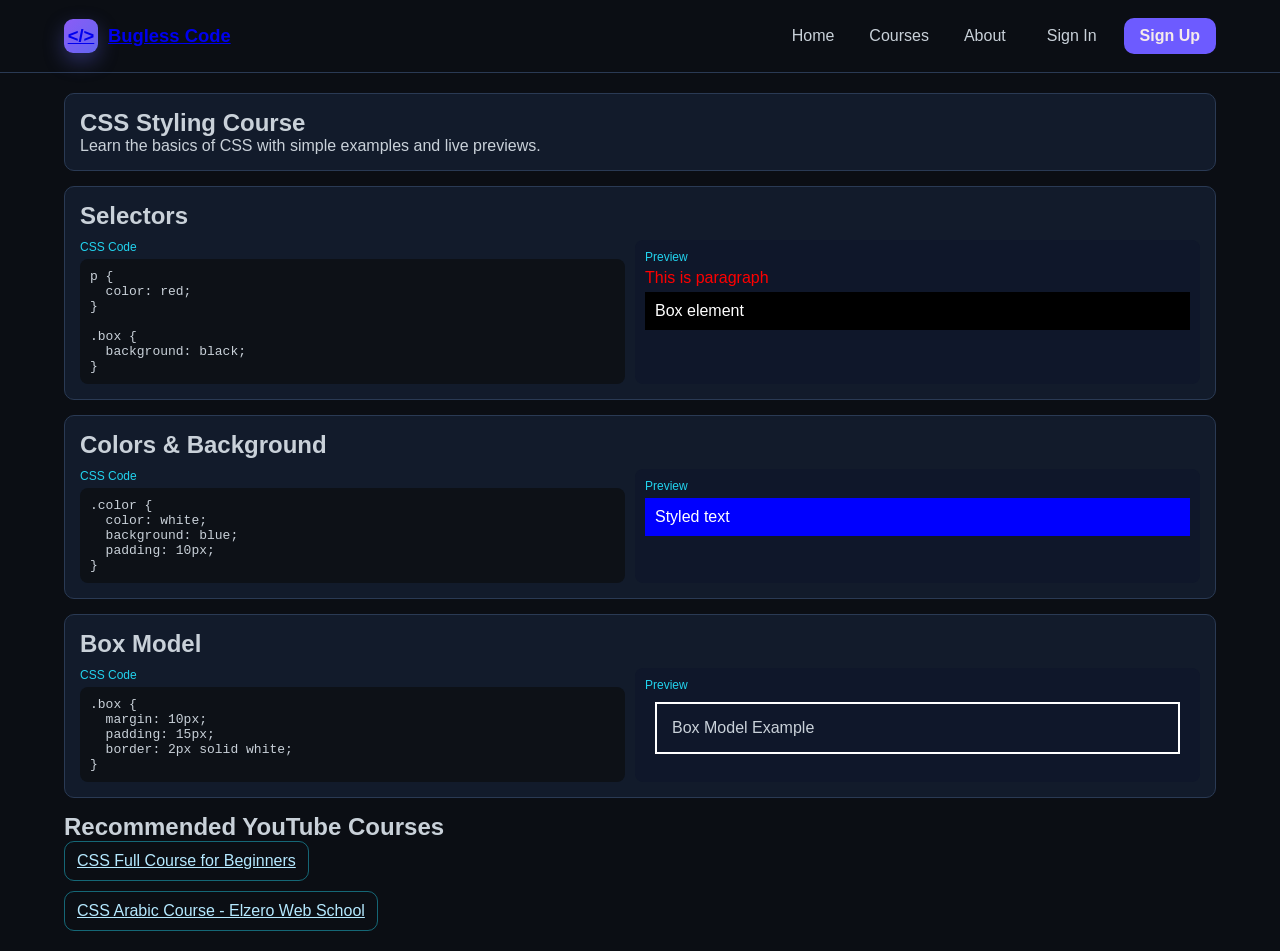
<file: m.html>
<!DOCTYPE html>
<html lang="en">
<head>
    <meta charset="UTF-8">
    <meta name="viewport" content="width=device-width, initial-scale=1.0">
    <title>CSS Course</title>
    <link rel="stylesheet" href="m.css">
</head>

<body>

<!-- Navbar -->
<header class="navbar">
    <div class="container navbar-inner">
      <a class="logo-wrap" href="index.html">
        <span class="logo-icon">&lt;/&gt;</span>
        <span>Bugless Code</span>
      </a>
      <nav class="nav-right">
        <ul class="main-links">
          <li><a href="index.html">Home</a></li>
          <li><a href="all_courses.html">Courses</a></li>
          <li><a href="about.html">About</a></li>
        </ul>
        <div class="nav-auth">
          <a class="sign-in-link" href="#">Sign In</a>
          <a class="sign-up-btn" href="#">Sign Up</a>
        </div>
      </nav>
    </div>
  </header>


<!-- Main -->
<main class="main">

    <!-- Intro -->
    <section class="card">
        <h1>CSS Styling Course</h1>
        <p>Learn the basics of CSS with simple examples and live previews.</p>
    </section>

    <!-- Lesson 1 -->
    <section class="card">
        <h2>Selectors</h2>

        <div class="split">

            <!-- Code -->
            <div class="box">
                <p class="label">CSS Code</p>
<pre><code>p {
  color: red;
}

.box {
  background: black;
}</code></pre>
            </div>

            <!-- Preview -->
            <div class="box preview">
                <p class="label">Preview</p>
                <p class="red">This is paragraph</p>
                <div class="demo-box">Box element</div>
            </div>

        </div>
    </section>

    <!-- Lesson 2 -->
    <section class="card">
        <h2>Colors & Background</h2>

        <div class="split">

            <div class="box">
                <p class="label">CSS Code</p>
<pre><code>.color {
  color: white;
  background: blue;
  padding: 10px;
}</code></pre>
            </div>

            <div class="box preview">
                <p class="label">Preview</p>
                <div class="color">Styled text</div>
            </div>

        </div>
    </section>

    <!-- Lesson 3 -->
    <section class="card">
        <h2>Box Model</h2>

        <div class="split">

            <div class="box">
                <p class="label">CSS Code</p>
<pre><code>.box {
  margin: 10px;
  padding: 15px;
  border: 2px solid white;
}</code></pre>
            </div>

            <div class="box preview">
                <p class="label">Preview</p>
                <div class="box-model">Box Model Example</div>
            </div>

        </div>
    </section>
    
    <section class="lesson-card resources">
      <h2>Recommended YouTube Courses</h2>
      <ul class="resource-list">
        <li><a href="https://youtu.be/OXGznpKZ_sA" target="_blank" rel="noopener noreferrer">CSS Full Course for Beginners</a></li>
        <li><a href="https://www.youtube.com/results?search_query=CSS+Arabic+Course+Elzero+Web+School" target="_blank" rel="noopener noreferrer">CSS Arabic Course - Elzero Web School</a></li>
      </ul>
    </section>

</main>

</body>
</html>
</file>
<file: home.css>
:root {
    --bg-main: #020617;
    --bg-card: #0b1226;
    --bg-nav: #0a1022;
    --line: #1d2b52;
    --text-main: #f8fafc;
    --text-muted: #9aa7c6;
    --purple: #7c4dff;
    --purple-soft: #9e7dff;
    --blue-btn: #4f6bff;
    --blue-btn-hover: #5d77ff;
  }

  * {
    box-sizing: border-box;
    margin: 0;
    padding: 0;
  }

  body {
    font-family: "Segoe UI", Tahoma, Geneva, Verdana, sans-serif;
    background: linear-gradient(180deg, #0a1231 0%, var(--bg-main) 50%);
    color: var(--text-main);
    line-height: 1.5;
  }

  a {
    color: inherit;
    text-decoration: none;
  }

  .container {
    width: min(1120px, 92%);
    margin: 0 auto;
  }

  .navbar {
  background: rgba(5, 23, 58, 0.92);
  border-bottom: 1px solid rgba(139, 92, 246, 0.24);
  position: sticky;
  top: 0;
 
}

.navbar-inner {
  min-height: 72px;
  display: flex;
  align-items: center;
  justify-content: space-between;
  gap: 20px;
}

.logo-wrap {
  display: flex;
  align-items: center;
  gap: 10px;
  font-size: 1.15rem;
  font-weight: 700;
}

.logo-icon {
  width: 34px;
  height: 34px;
  border-radius: 9px;
  display: grid;
  place-items: center;
  background: linear-gradient(135deg, #8b5cf6, #6366f1);
  box-shadow: 0 8px 20px rgba(99, 102, 241, 0.35);
}

.nav-right {
  display: flex;
  align-items: center;
  gap: 26px;
}

.main-links {
  display: flex;
  gap: 20px;
  list-style: none;
  color: #dbe6ff;
}

.main-links a:hover,
.active-link {
  color: var(--purple-soft);
  border-bottom: 2px solid rgba(139, 92, 246, 0.6);
  padding-bottom: 4px;
}

.nav-auth {
  display: flex;
  align-items: center;
  gap: 12px;
}

.sign-in
{
 background: linear-gradient(135deg, var(--purple), #6d5bff);
  color: #fff;
  padding: 9px 16px;
  border-radius: 10px;
  font-weight: 600;
}

.sign-up {
  background: linear-gradient(135deg, var(--purple), #6d5bff);
  color: #fff;
  padding: 9px 16px;
  border-radius: 10px;
  font-weight: 600;
}


  .hero {
    padding: 70px 0 90px;
    background: radial-gradient(circle at 20% 20%, rgba(121, 80, 255, 0.2) 0%, rgba(10, 18, 49, 0.95) 55%, rgba(2, 6, 23, 1) 100%);
    border-bottom: 1px solid rgba(116, 133, 255, 0.16);
  }

  .hero-panel {
    max-width: 560px;
    padding: 10px 0 20px;
  }

  .badge {
    display: inline-block;
    border: 1px solid rgba(158, 125, 255, 0.45);
    color: #bea9ff;
    background: rgba(124, 77, 255, 0.12);
    padding: 8px 16px;
    border-radius: 999px;
    font-size: 0.88rem;
    margin-bottom: 22px;
  }

  .hero h1 {
    font-size: 3rem;
    line-height: 1.1;
    margin-bottom: 18px;
    letter-spacing: 0.2px;
  }

  .hero p {
    color: var(--text-muted);
    max-width: 500px;
    margin-bottom: 26px;
  }

  .btn-primary {
    display: inline-block;
    background: linear-gradient(135deg, var(--blue-btn), #6a58ff);
    color: #fff;
    font-weight: 600;
    padding: 12px 22px;
    border-radius: 10px;
    box-shadow: 0 10px 24px rgba(79, 107, 255, 0.35);
  }

  .btn-primary:hover {
    transform: translateY(-1px);
    background: linear-gradient(135deg, var(--blue-btn-hover), #7566ff);
  }

  .welcome-line {
    margin-top: 14px;
    font-weight: 600;
    color: #c6d3ff;
    letter-spacing: 0.2px;
  }

  .courses-section {
    padding: 60px 0 80px;
  }
  .dashboard {
    background: linear-gradient(180deg, rgba(12, 18, 38, 0.95), rgba(6, 11, 24, 0.98));
    border: 1px solid var(--line);
    border-radius: 20px;
    padding: 26px;
  }

  .dashboard h2 {
    font-size: clamp(1.6rem, 3vw, 2.2rem);
    margin-bottom: 8px;
  }

  .dashboard-note {
    color: var(--text-muted);
    margin-bottom: 28px;
  }

  .course-grid {
    display: grid;
    grid-template-columns: repeat(auto-fit, minmax(200px, 1fr));
    gap: 16px;
  }

  .course-card {
    border: 1px solid rgba(72, 99, 175, 0.42);
    background: linear-gradient(180deg, #101a38 0%, #0b1329 100%);
    border-radius: 14px;
    padding: 18px;
    min-height: 182px;
  }

  .course-card:hover {
    transform: translateY(-2px);
    border-color: rgba(124, 77, 255, 0.75);
  }

  .course-tag {
    width: 36px;
    height: 28px;
    border-radius: 8px;
    display: grid;
    place-items: center;
    font-size: 0.78rem;
    font-weight: 700;
    margin-bottom: 12px;
  }

  .tag-csharp { background: rgba(124, 77, 255, 0.2); color: #cbb7ff; }
  .tag-cpp { background: rgba(112, 82, 255, 0.2); color: #d4c4ff; }
  .tag-html { background: rgba(248, 176, 38, 0.2); color: #ffd791; }
  .tag-css { background: rgba(255, 80, 194, 0.2); color: #ffc2eb; }
  .tag-js { background: rgba(76, 176, 255, 0.2); color: #bce6ff; }

  .course-card h4 {
    margin-bottom: 6px;
    font-size: 1.12rem;
  }

  .course-card p {
    color: #98a8c8;
    font-size: 0.92rem;
    margin-bottom: 14px;
  }

  .learn-link {
    color: #8ca2ff;
    font-weight: 600;
    font-size: 0.9rem;
  }

  .learn-link:hover {
    color: #a7b7ff;
  }

  @media (max-width: 680px) {
    .navbar-inner {
      min-height: 88px;
      flex-direction: column;
      justify-content: center;
    }

    .hero {
      padding-top: 54px;
    }
  }
</file>
<file: about.css>
:root {
  --bg-main: #0b0e14;
  --card-bg: #131a2c;
  --line: #2a3450;
  --text-main: #c9d1d9;
  --text-soft: #9ca8bf;
  --purple: #8b5cf6;
  --purple-soft: #b89bff;
}

* {
  box-sizing: border-box;
  margin: 0;
  padding: 0;
}

body {
  font-family: "Segoe UI", Tahoma, Geneva, Verdana, sans-serif;
  background: var(--bg-main);
  color: var(--text-main);
  line-height: 1.55;
}

a {
  color: inherit;
  text-decoration: none;
}

.container {
  width: min(1500px, 96%);
  margin: 0 auto;
}

.navbar {
  position: sticky;
  top: 0;
  z-index: 20;
  background: rgba(12, 14, 20, 0.95);
  border-bottom: 1px solid rgba(139, 92, 246, 0.28);
}

.navbar-inner {
  min-height: 72px;
  display: flex;
  align-items: center;
  justify-content: space-between;
  gap: 20px;
}

.logo-wrap {
  display: flex;
  align-items: center;
  gap: 10px;
  font-size: 1.15rem;
  font-weight: 700;
}

.logo-icon {
  width: 34px;
  height: 34px;
  border-radius: 9px;
  display: grid;
  place-items: center;
  background: linear-gradient(135deg, #8b5cf6, #6366f1);
  box-shadow: 0 8px 20px rgba(99, 102, 241, 0.35);
}

.nav-right {
  display: flex;
  align-items: center;
  gap: 26px;
}

.main-links {
  display: flex;
  gap: 20px;
  list-style: none;
}

.main-links a:hover,
.active-link {
  color: var(--purple-soft);
}

.nav-auth {
  display: flex;
  align-items: center;
  gap: 12px;
}

.sign-in-link:hover {
  color: var(--purple-soft);
}

.sign-up-btn {
  background: linear-gradient(135deg, var(--purple), #6d5bff);
  color: #fff;
  padding: 9px 16px;
  border-radius: 10px;
  font-weight: 600;
  transition: transform 0.2s ease, box-shadow 0.2s ease;
}

.sign-up-btn:hover {
  transform: translateY(-1px);
  box-shadow: 0 8px 22px rgba(139, 92, 246, 0.45);
}

.about-main {
  width: min(1600px, 97%);
  margin: 0 auto;
  padding: 34px 0 48px;
}

.hero-about {
  background: linear-gradient(165deg, rgba(139, 92, 246, 0.16), rgba(19, 26, 44, 0.96));
  border: 1px solid rgba(139, 92, 246, 0.35);
  border-radius: 16px;
  padding: clamp(22px, 4vw, 36px);
  margin-bottom: 18px;
}

.hero-about h1 {
  font-size: clamp(1.8rem, 3.4vw, 2.8rem);
  margin-bottom: 10px;
}

.hero-about p {
  color: var(--text-soft);
  max-width: 900px;
}

.mission-grid {
  display: grid;
  grid-template-columns: repeat(3, minmax(220px, 1fr));
  gap: 14px;
  margin-bottom: 18px;
}

.mission-card {
  background: linear-gradient(180deg, rgba(139, 92, 246, 0.22), rgba(29, 21, 50, 0.9));
  border: 1px solid rgba(139, 92, 246, 0.42);
  border-radius: 14px;
  padding: 18px;
}

.mission-icon {
  width: 42px;
  height: 42px;
  border-radius: 10px;
  display: grid;
  place-items: center;
  background: rgba(139, 92, 246, 0.22);
  border: 1px solid rgba(139, 92, 246, 0.5);
  font-size: 1.2rem;
  margin-bottom: 10px;
}

.mission-card h2 {
  font-size: 1.2rem;
  margin-bottom: 8px;
}

.mission-card p {
  color: #d1c7eb;
}

.team-section {
  background: linear-gradient(180deg, rgba(19, 26, 44, 0.95), rgba(14, 19, 32, 0.98));
  border: 1px solid var(--line);
  border-radius: 16px;
  padding: 20px;
}

.team-section h2 {
  font-size: clamp(1.3rem, 2.6vw, 2rem);
  margin-bottom: 14px;
}

.team-grid {
  display: grid;
  grid-template-columns: repeat(3, minmax(190px, 1fr));
  gap: 12px;
}

.team-chip {
  background: linear-gradient(135deg, var(--purple), #725dff);
  color: #ffffff;
  border-radius: 12px;
  padding: 12px 14px;
  text-align: center;
  font-weight: 600;
  cursor: default;
  transition: transform 0.2s ease, box-shadow 0.2s ease, background 0.2s ease;
}

.team-chip:hover {
  transform: translateY(-2px);
  box-shadow: 0 10px 22px rgba(139, 92, 246, 0.45);
  background: linear-gradient(135deg, #9a70ff, #7f6bff);
}

@media (max-width: 980px) {
  .mission-grid {
    grid-template-columns: 1fr;
  }

  .team-grid {
    grid-template-columns: repeat(2, minmax(180px, 1fr));
  }
}

@media (max-width: 680px) {
  .navbar-inner {
    min-height: 96px;
    flex-direction: column;
    justify-content: center;
    padding: 10px 0;
  }

  .nav-right {
    width: 100%;
    justify-content: space-between;
    gap: 8px;
  }

  .main-links {
    gap: 10px;
    font-size: 0.88rem;
  }

  .nav-auth {
    gap: 8px;
  }

  .sign-up-btn {
    padding: 8px 12px;
  }

  .team-grid {
    grid-template-columns: 1fr;
  }
}
</file>
<file: all_courses.css>
:root {
  --bg-main: #0b0e14;
  --bg-card: #081f49;
  --line: #1b2a4a;
  --text-main: #f8fafc;
  --text-soft: #93a3bf;
  --purple: #8b5cf6;
  --purple-soft: #b89bff;
}

* {
  box-sizing: border-box;
  margin: 0;
  padding: 0;
}

body {
  font-family: "Segoe UI", Tahoma, Geneva, Verdana, sans-serif;
  background: radial-gradient(circle at 20% 0%, #0a1f46 0%, #0b0e14 48%);
  color: var(--text-main);
  line-height: 1.5;
}

a {
  color: inherit;
  text-decoration: none;
}

.container {
  width: min(1500px, 96%);
  margin: 0 auto;
}

.navbar {
  background: rgba(5, 23, 58, 0.92);
  border-bottom: 1px solid rgba(139, 92, 246, 0.24);
  position: sticky;
  top: 0;
  z-index: 20;
}

.navbar-inner {
  min-height: 72px;
  display: flex;
  align-items: center;
  justify-content: space-between;
  gap: 20px;
}

.logo-wrap {
  display: flex;
  align-items: center;
  gap: 10px;
  font-size: 1.15rem;
  font-weight: 700;
}

.logo-icon {
  width: 34px;
  height: 34px;
  border-radius: 9px;
  display: grid;
  place-items: center;
  background: linear-gradient(135deg, #8b5cf6, #6366f1);
  box-shadow: 0 8px 20px rgba(99, 102, 241, 0.35);
}

.nav-right {
  display: flex;
  align-items: center;
  gap: 26px;
}

.main-links {
  display: flex;
  gap: 20px;
  list-style: none;
  color: #dbe6ff;
}

.main-links a:hover,
.active-link {
  color: var(--purple-soft);
  border-bottom: 2px solid rgba(139, 92, 246, 0.6);
  padding-bottom: 4px;
}

.nav-auth {
  display: flex;
  align-items: center;
  gap: 12px;
}

.sign-in-link:hover {
  color: var(--purple-soft);
}

.sign-up-btn {
  background: linear-gradient(135deg, var(--purple), #6d5bff);
  color: #fff;
  padding: 9px 16px;
  border-radius: 10px;
  font-weight: 600;
  transition: transform 0.2s ease, box-shadow 0.2s ease;
}

.sign-up-btn:hover {
  transform: translateY(-1px);
  box-shadow: 0 8px 22px rgba(139, 92, 246, 0.45);
}

.courses-main {
  width: min(1240px, 92%);
  margin: 0 auto;
  padding: 42px 0 64px;
}

.heading-wrap {
  text-align: center;
  margin-bottom: 32px;
}

.heading-wrap h1 {
  font-size: clamp(2.4rem, 6vw, 3.5rem);
  font-weight: 800;
  margin-bottom: 8px;
}

.heading-wrap p {
  color: var(--text-soft);
  font-size: 1.02rem;
}

.courses-grid {
  display: grid;
  grid-template-columns: repeat(3, minmax(240px, 1fr));
  gap: 14px;
}

.course-card {
  background: linear-gradient(180deg, #08204e 0%, #071a42 100%);
  border: 1px solid var(--line);
  border-radius: 12px;
  padding: 18px;
  min-height: 178px;
  transition: transform 0.2s ease, border-color 0.2s ease;
}

.course-card:hover {
  transform: translateY(-2px);
  border-color: rgba(139, 92, 246, 0.65);
}

.course-icon {
  width: 34px;
  height: 30px;
  border-radius: 9px;
  display: grid;
  place-items: center;
  font-size: 0.8rem;
  font-weight: 700;
  margin-bottom: 12px;
}

.icon-csharp { background: rgba(146, 76, 255, 0.28); color: #d9c3ff; }
.icon-cpp { background: rgba(74, 132, 255, 0.25); color: #bfdaff; }
.icon-html { background: rgba(255, 166, 42, 0.28); color: #ffe0a7; }
.icon-css { background: rgba(255, 85, 190, 0.28); color: #ffc9ef; }

.course-card h2 {
  font-size: 1.2rem;
  margin-bottom: 8px;
}

.course-card p {
  color: #b8c5df;
  margin-bottom: 14px;
}

.learn-link {
  color: #8f82ff;
  font-weight: 600;
  font-size: 0.95rem;
}

.learn-link:hover {
  color: #b3a9ff;
}

@media (max-width: 980px) {
  .courses-grid {
    grid-template-columns: repeat(2, minmax(220px, 1fr));
  }
}

@media (max-width: 680px) {
  .navbar-inner {
    min-height: 96px;
    flex-direction: column;
    justify-content: center;
    padding: 10px 0;
  }

  .nav-right {
    width: 100%;
    justify-content: space-between;
    gap: 8px;
  }

  .main-links {
    gap: 10px;
    font-size: 0.88rem;
  }

  .nav-auth {
    gap: 8px;
  }

  .sign-up-btn {
    padding: 8px 12px;
  }

  .courses-grid {
    grid-template-columns: 1fr;
  }
}
</file>
<file: cpp.css>
:root {
  --bg-main: #0b0e14;
  --card-bg: #111826;
  --line: #24304a;
  --text-main: #c9d1d9;
  --text-soft: #9aa7be;
  --purple: #7c4dff;
  --purple-soft: #a98cff;
  --editor-bg: #0d1117;
  --console-bg: #010409;
  --console-text: #7ee787;
}

* { box-sizing: border-box; margin: 0; padding: 0; }

body {
  font-family: "Segoe UI", Tahoma, Geneva, Verdana, sans-serif;
  background: var(--bg-main);
  color: var(--text-main);
  line-height: 1.55;
}

a { color: inherit; text-decoration: none; }

.container {
  width: min(1500px, 96%);
  margin: 0 auto;
}

.navbar {
  position: sticky;
  top: 0;
  background: rgba(11, 14, 20, 0.95);
  border-bottom: 1px solid rgba(124, 77, 255, 0.24);
}

.navbar-inner {
  min-height: 72px;
  display: flex;
  align-items: center;
  justify-content: space-between;
  gap: 20px;
}

.logo-wrap {
  display: flex;
  align-items: center;
  gap: 10px;
  font-weight: 700;
  font-size: 1.15rem;
}

.logo-icon {
  width: 34px;
  height: 34px;
  border-radius: 9px;
  display: grid;
  place-items: center;
  background: linear-gradient(135deg, #7444ff, #5c7cff);
  box-shadow: 0 8px 20px rgba(91, 70, 255, 0.35);
}

.nav-right { display: flex; align-items: center; gap: 26px; }
.main-links { display: flex; gap: 20px; list-style: none; }
.main-links a:hover { color: var(--purple-soft); }
.nav-auth { display: flex; align-items: center; gap: 12px; }
.sign-in-link:hover { color: var(--purple-soft); }

.sign-up-btn {
  background: linear-gradient(135deg, var(--purple), #6556ff);
  color: #fff;
  padding: 9px 16px;
  border-radius: 10px;
  font-weight: 600;
}

.sign-up-btn:hover {
  transform: translateY(-1px);
  box-shadow: 0 8px 20px rgba(124, 77, 255, 0.4);
}

.tutorial-main {
  width: min(1600px, 97%);
  margin: 0 auto;
  padding: 30px 0 40px;
}

.intro-card, .lesson-card {
  background: linear-gradient(180deg, rgba(17, 24, 38, 0.94), rgba(13, 18, 29, 0.98));
  border: 1px solid var(--line);
  border-radius: 14px;
  padding: 18px;
  margin-bottom: 16px;
}

.intro-card h1 {
  font-size: 2rem;
margin-bottom: 8px;
}
.intro-card p { color: var(--text-soft); }

.lesson-card h2 {
  font-size: 1.5rem;
  margin-bottom: 12px;
}

.example-split {
  display: flex;
  gap: 14px;
  align-items: stretch;
}

.panel {
  flex: 1;
  min-width: 0;
}

.panel-label {
  color: #d9cbff;
  font-size: 0.88rem;
  margin-bottom: 6px;
}

.panel pre {
  min-height: 120px;
  border-radius: 10px;
  padding: 14px;
  overflow-x: auto;
  border: 1px solid #2a3550;
}

.panel pre code {
  white-space: pre;
  font-family: Consolas, "Courier New", monospace;
  font-size: 0.88rem;
}

.panel:first-child pre { background: var(--editor-bg); color: #e6edf3; }
.panel-output pre { background: var(--console-bg); border-color: #27303d; }
.panel-output code { color: var(--console-text); }

.resource-list {
  list-style: none;
  display: flex;
  flex-direction: column;
  gap: 10px;
}

.resource-list a {
  display: inline-block;
  color: #b7cbff;
  padding: 10px 12px;
  border: 1px solid rgba(124, 77, 255, 0.35);
  border-radius: 10px;
}

.resource-list a:hover {
  background: rgba(124, 77, 255, 0.15);
  border-color: rgba(124, 77, 255, 0.7);
  transform: translateY(-1px);
}

@media (max-width: 900px) {
  .example-split { flex-direction: column; }
  .nav-right { gap: 14px; }
}

@media (max-width: 680px) {
  .navbar-inner {
    min-height: 96px;
    flex-direction: column;
    justify-content: center;
    padding: 10px 0;
  }

  .nav-right {
    width: 100%;
    justify-content: space-between;
    gap: 8px;
  }

  .main-links { gap: 10px; font-size: 0.88rem; }
  .nav-auth { gap: 8px; }
  .sign-up-btn { padding: 8px 12px; }
}
</file>
<file: csharp.css>
:root {
  --bg-main: #0b0e14;
  --card-bg: #121527;
  --line: #2d3350;
  --text-main: #c9d1d9;
  --text-soft: #9ca7ba;
  --violet: hsl(258, 90%, 66%);
  --violet-soft: #b197ff;
  --editor-bg: #0d1117;
  --cmd-bg: #000000;
  --cmd-text: #ffffff;
}

* {
  box-sizing: border-box;
  margin: 0;
  padding: 0;
}

body {
  font-family: "Segoe UI", Tahoma, Geneva, Verdana, sans-serif;
  background: var(--bg-main);
  color: var(--text-main);
  line-height: 1.55;
}

a {
  color: inherit;
  text-decoration: none;
}

.container {
  width: min(1500px, 96%);
  margin: 0 auto;
}

.navbar {
  position: sticky;
  top: 0;
  z-index: 20;
  background: rgba(11, 14, 20, 0.95);
  border-bottom: 1px solid rgba(139, 92, 246, 0.35);
}

.navbar-inner {
  min-height: 72px;
  display: flex;
  align-items: center;
  justify-content: space-between;
  gap: 20px;
}

.logo-wrap {
  display: flex;
  align-items: center;
  gap: 10px;
  font-weight: 700;
  font-size: 1.15rem;
}

.logo-icon {
  width: 34px;
  height: 34px;
  border-radius: 9px;
  display: grid;
  place-items: center;
  background: linear-gradient(135deg, #8b5cf6, #6366f1);
  box-shadow: 0 8px 20px rgba(99, 102, 241, 0.35);
}

.nav-right {
  display: flex;
  align-items: center;
  gap: 26px;
}

.main-links {
  display: flex;
  gap: 20px;
  list-style: none;
}

.main-links a:hover {
  color: var(--violet-soft);
}

.nav-auth {
  display: flex;
  align-items: center;
  gap: 12px;
}

.sign-in-link:hover {
  color: var(--violet-soft);
}

.sign-up-btn {
  background: linear-gradient(135deg, var(--violet), #6d5bff);
  color: #fff;
  padding: 9px 16px;
  border-radius: 10px;
  font-weight: 600;
  transition: transform 0.2s ease, box-shadow 0.2s ease;
}

.sign-up-btn:hover {
  transform: translateY(-1px);
  box-shadow: 0 8px 22px rgba(139, 92, 246, 0.45);
}

.tutorial-main {
  width: min(1600px, 97%);
  margin: 0 auto;
  padding: 30px 0 42px;
}

.intro-card,
.lesson-card {
  background: linear-gradient(180deg, rgba(18, 21, 39, 0.95), rgba(13, 16, 29, 0.98));
  border: 1px solid var(--line);
  border-radius: 14px;
  padding: 18px;
  margin-bottom: 16px;
}

.intro-card h1 {
  font-size: clamp(1.6rem, 3vw, 2.5rem);
  margin-bottom: 8px;
}

.intro-card p {
  color: var(--text-soft);
}

.lesson-card h2 {
  font-size: clamp(1.2rem, 2.1vw, 1.7rem);
  margin-bottom: 12px;
}

.note {
  color: var(--text-soft);
  margin-bottom: 10px;
}

.oop-focus {
  border-color: rgba(139, 92, 246, 0.55);
  box-shadow: 0 10px 24px rgba(25, 20, 48, 0.35);
}

.example-split {
  display: flex;
  gap: 14px;
  align-items: stretch;
}

.panel {
  flex: 1;
  min-width: 0;
}

.panel-label {
  color: #ddd0ff;
  font-size: 0.88rem;
  margin-bottom: 6px;
}

.panel pre {
  min-height: 120px;
  border-radius: 10px;
  padding: 14px;
  overflow-x: auto;
  border: 1px solid #353e5f;
}

.panel pre code {
  white-space: pre;
  font-family: Consolas, "Courier New", monospace;
  font-size: 0.88rem;
}

.panel:first-child pre {
  background: var(--editor-bg);
  color: #e6edf3;
}

.panel-output pre {
  background: var(--cmd-bg);
  border-color: #313131;
}

.panel-output code {
  color: var(--cmd-text);
}

.resource-list {
  list-style: none;
  display: flex;
  flex-direction: column;
  gap: 10px;
}

.resource-list a {
  display: inline-block;
  color: #ced7ff;
  padding: 10px 12px;
  border: 1px solid rgba(139, 92, 246, 0.45);
  border-radius: 10px;
  transition: background 0.2s ease, transform 0.2s ease, border-color 0.2s ease;
}

.resource-list a:hover {
  background: rgba(139, 92, 246, 0.17);
  border-color: rgba(139, 92, 246, 0.75);
  transform: translateY(-1px);
}

@media (max-width: 900px) {
  .example-split {
    flex-direction: column;
  }

  .nav-right {
    gap: 14px;
  }
}

@media (max-width: 680px) {
  .navbar-inner {
    min-height: 96px;
    flex-direction: column;
    justify-content: center;
    padding: 10px 0;
  }

  .nav-right {
    width: 100%;
    justify-content: space-between;
    gap: 8px;
  }

  .main-links {
    gap: 10px;
    font-size: 0.88rem;
  }

  .nav-auth {
    gap: 8px;
  }

  .sign-up-btn {
    padding: 8px 12px;
  }
}
</file>
<file: m.css>
:root {
    --bg: #0b0e14;
    --card: #121b2b;
    --line: #2a3a54;
    --text: #c9d1d9;
    --accent: #22d3ee;
}


.navbar {
  position: sticky;
  top: 0;
  z-index: 20;
  background: rgba(11, 14, 20, 0.95);
  border-bottom: 1px solid rgba(139, 92, 246, 0.28);
}

.navbar-inner {
  min-height: 72px;
  display: flex;
  align-items: center;
  justify-content: space-between;
  gap: 20px;
}

.logo-wrap {
  display: flex;
  align-items: center;
  gap: 10px;
  font-weight: 700;
  font-size: 1.15rem;
}

.logo-icon {
  width: 34px;
  height: 34px;
  border-radius: 9px;
  display: grid;
  place-items: center;
  background: linear-gradient(135deg, #8b5cf6, #6366f1);
  box-shadow: 0 8px 20px rgba(99, 102, 241, 0.35);
}

.nav-right {
  display: flex;
  align-items: center;
  gap: 26px;
}

.main-links {
  display: flex;
  gap: 20px;
  list-style: none;
}

.main-links a:hover,
.active-link {
  color: var(--purple-soft);
}

.nav-auth {
  display: flex;
  align-items: center;
  gap: 12px;
}

.sign-in-link:hover {
  color: var(--purple-soft);
}

.sign-up-btn {
  background:#6d5bff;
  color: #f5ebeb;
  padding: 9px 16px;
  border-radius: 10px;
  font-weight: 600;
  transition: transform 0.2s ease, box-shadow 0.2s ease;
}

.sign-up-btn:hover {
  transform: translateY(-1px);
  box-shadow: 0 8px 22px rgba(139, 92, 246, 0.45);
}

/* Reset */
* {
    margin: 0;
    padding: 0;
    box-sizing: border-box;
}

body {
    font-family: Arial;
    background: var(--bg);
    color: var(--text);
}

/* Navbar */
.navbar {
    background: #0b0e14;
    border-bottom: 1px solid var(--line);
}

.container {
    width: 90%;
    margin: auto;
    display: flex;
    justify-content: space-between;
    padding: 15px 0;
}

nav a {
    margin-left: 15px;
    text-decoration: none;
    color: var(--text);
}

nav a:hover {
    color: var(--accent);
}

/* Main */
.main {
    width: 90%;
    margin: 20px auto;
}

/* Cards */
.card {
    background: var(--card);
    border: 1px solid var(--line);
    border-radius: 10px;
    padding: 15px;
    margin-bottom: 15px;
}

/* Split */
.split {
    display: flex;
    gap: 10px;
    margin-top: 10px;
}

.box {
    flex: 1;
}

.label {
    font-size: 12px;
    color: var(--accent);
    margin-bottom: 5px;
}

/* Code */
pre {
    background: #0d1117;
    padding: 10px;
    border-radius: 8px;
    overflow-x: auto;
}

/* Preview */
.preview {
    background: #0f172a;
    padding: 10px;
    border-radius: 8px;
}

/* Demo styles */
.red {
    color: red;
}

.demo-box {
    background: black;
    color: white;
    padding: 10px;
    margin-top: 5px;
}

.color {
    color: white;
    background: blue;
    padding: 10px;
}

.box-model {
    margin: 10px;
    padding: 15px;
    border: 2px solid white;
}
.resource-list {
  list-style: none;
  display: flex;
  flex-direction: column;
  gap: 10px;
}

.resource-list a {
  display: inline-block;
  color: #b5e9ff;
  padding: 10px 12px;
  border: 1px solid rgba(34, 211, 238, 0.45);
  border-radius: 10px;
  transition: background 0.2s ease, transform 0.2s ease, border-color 0.2s ease;
}

.resource-list a:hover {
  background: rgba(34, 211, 238, 0.12);
  border-color: rgba(34, 211, 238, 0.75);
  transform: translateY(-1px);
}


/* Responsive */
@media (max-width: 800px) {
    .split {
        flex-direction: column;
    }
}
</file>
